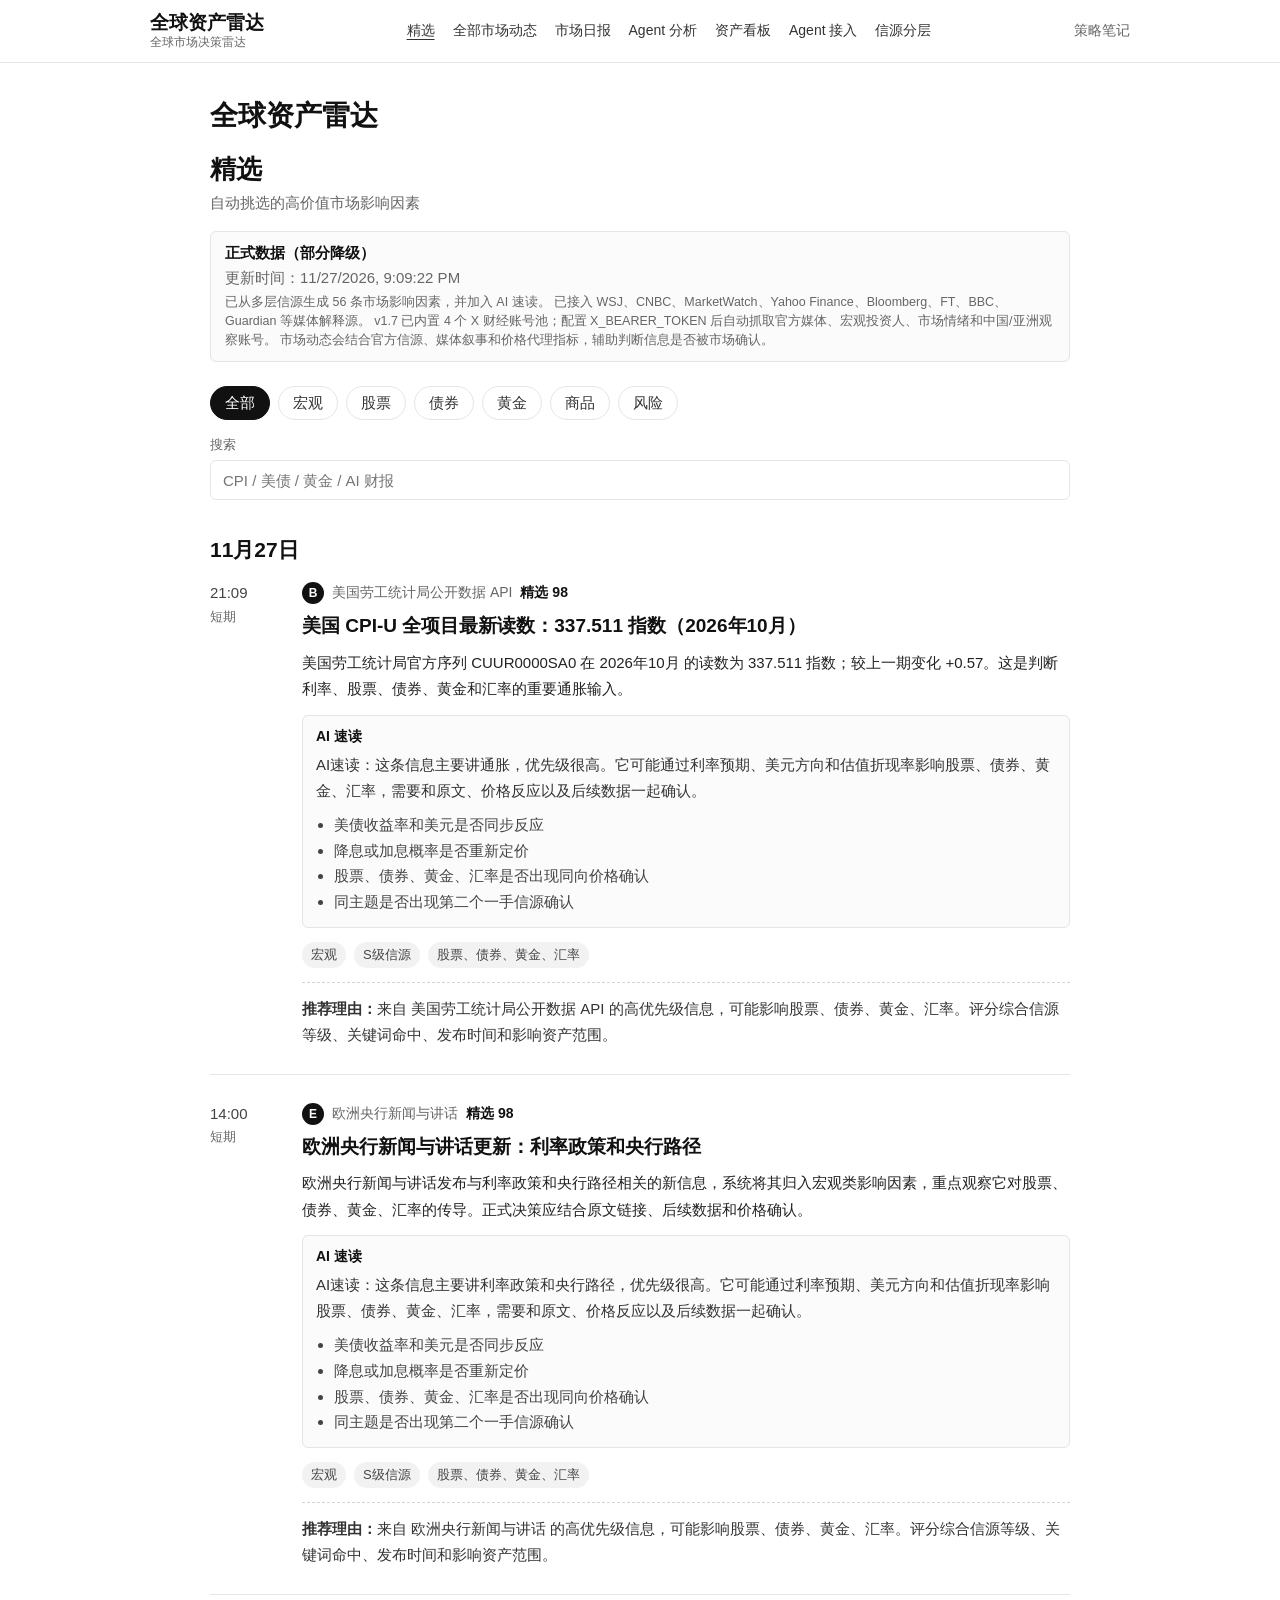
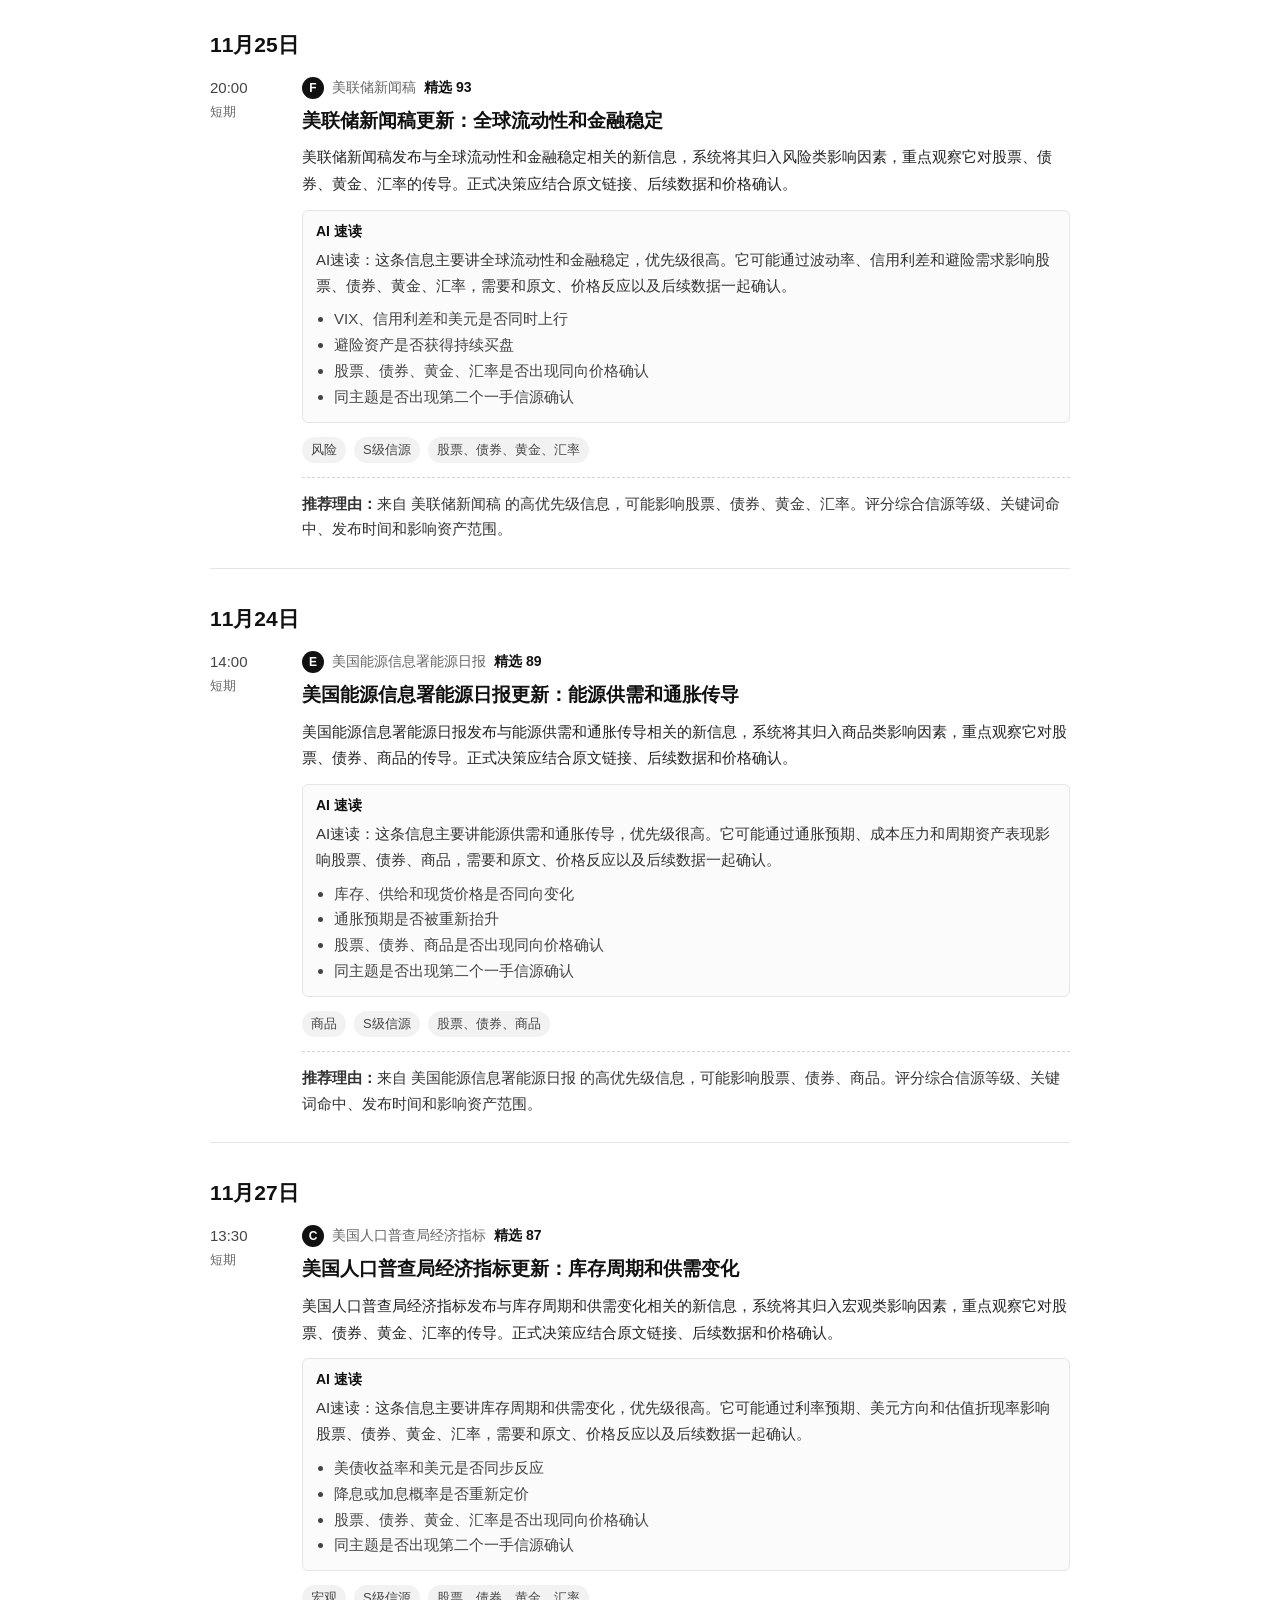
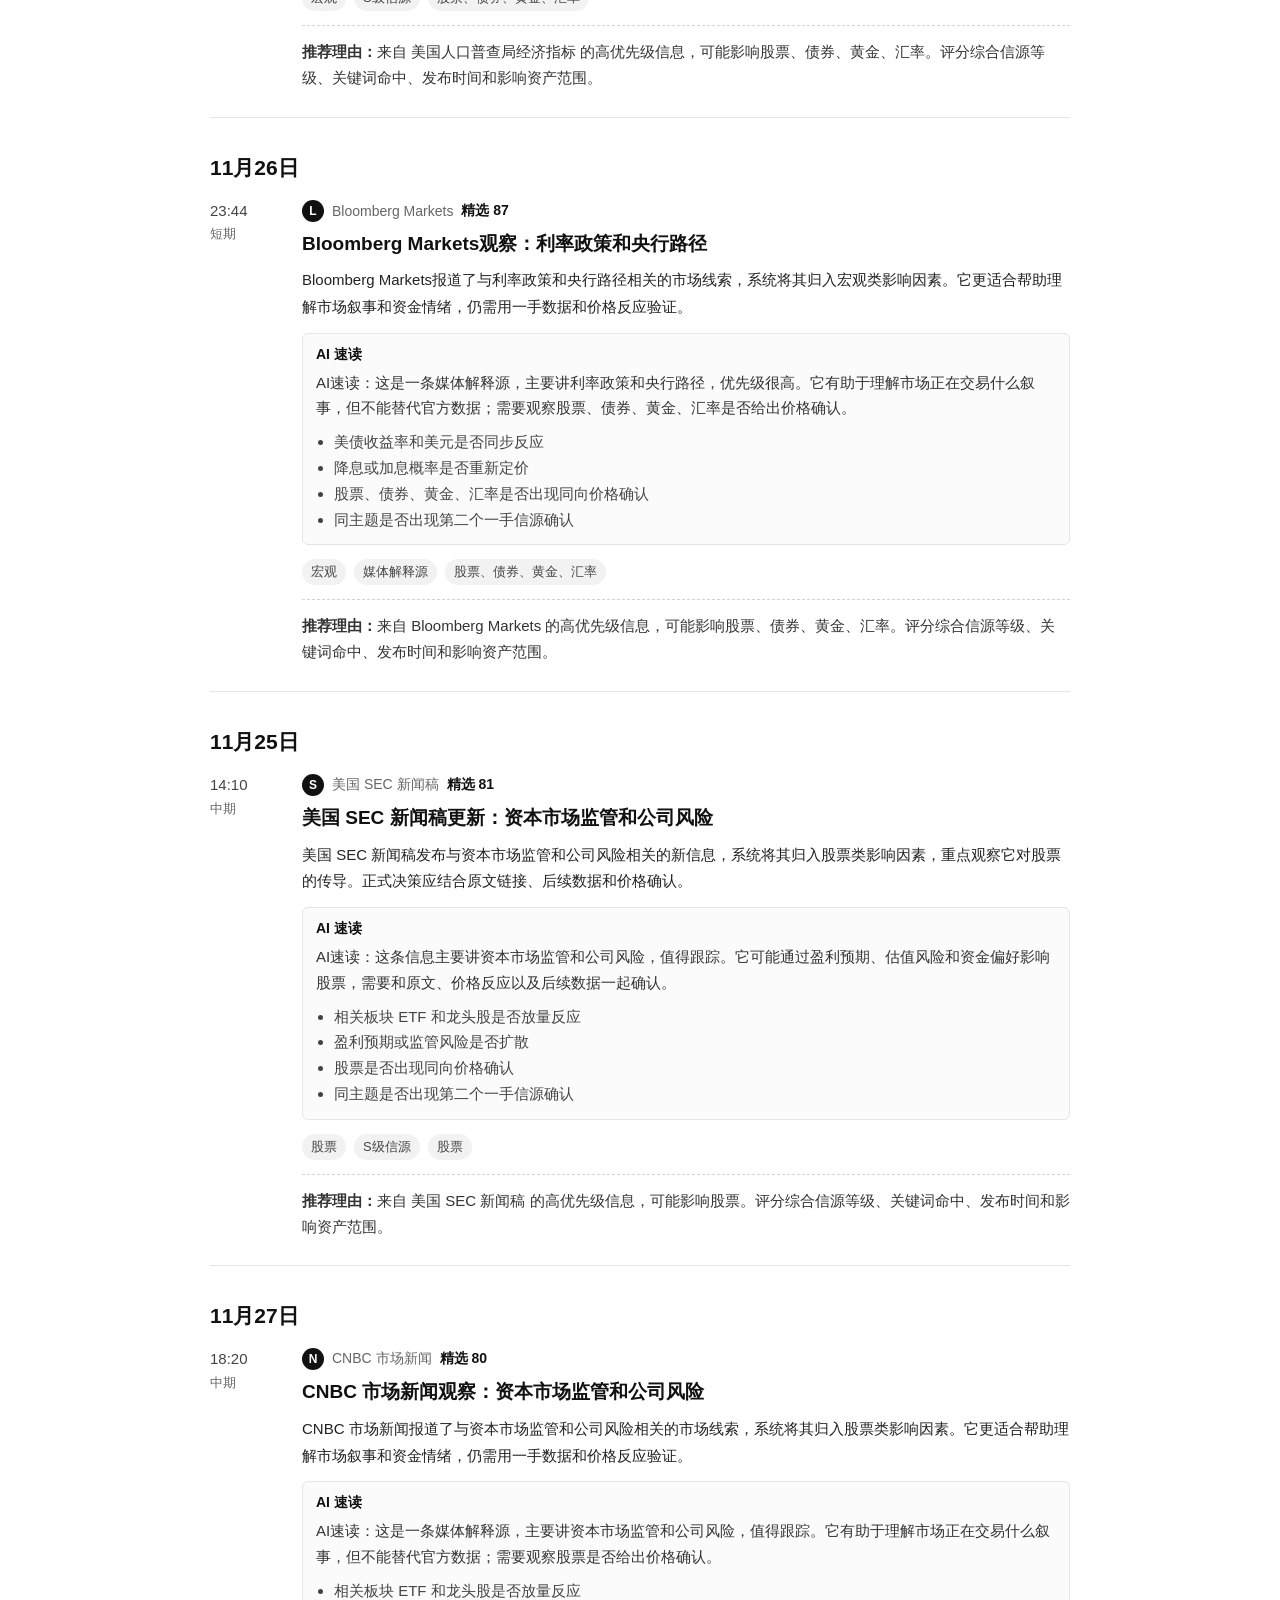
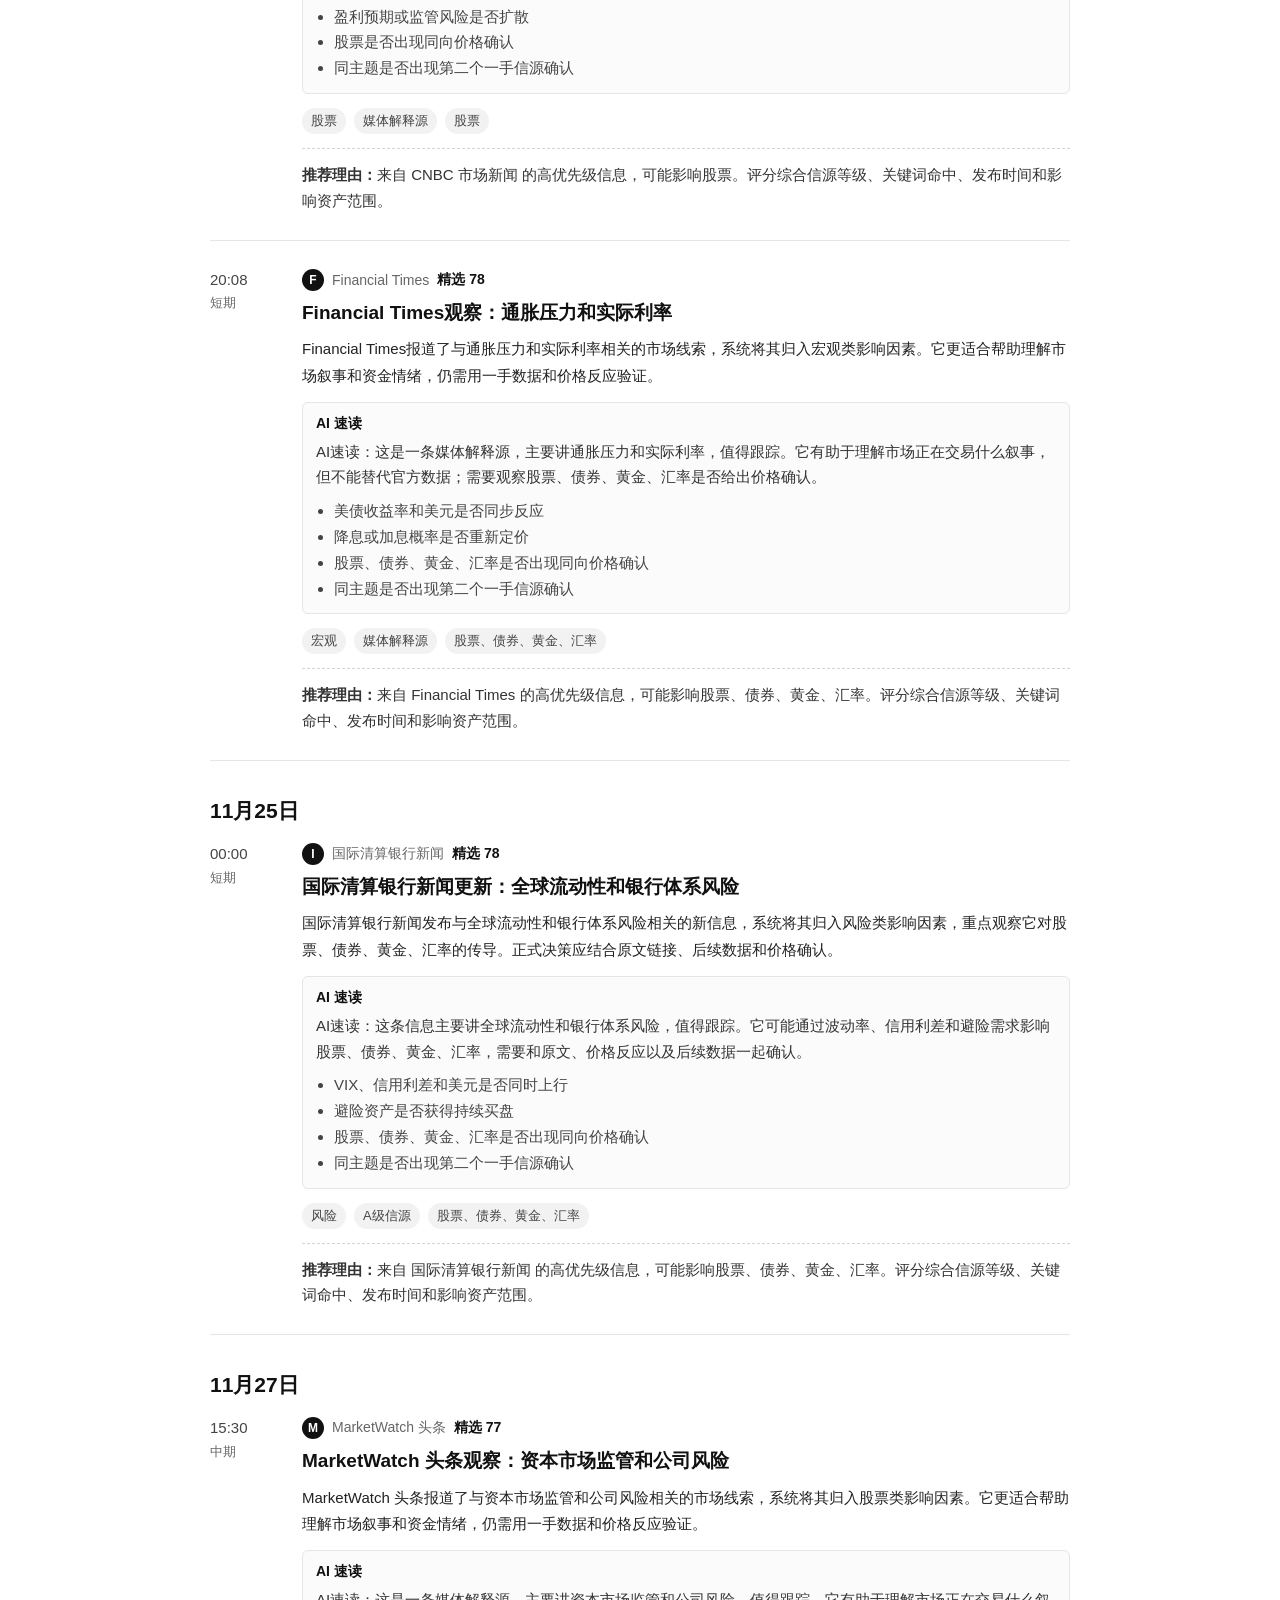
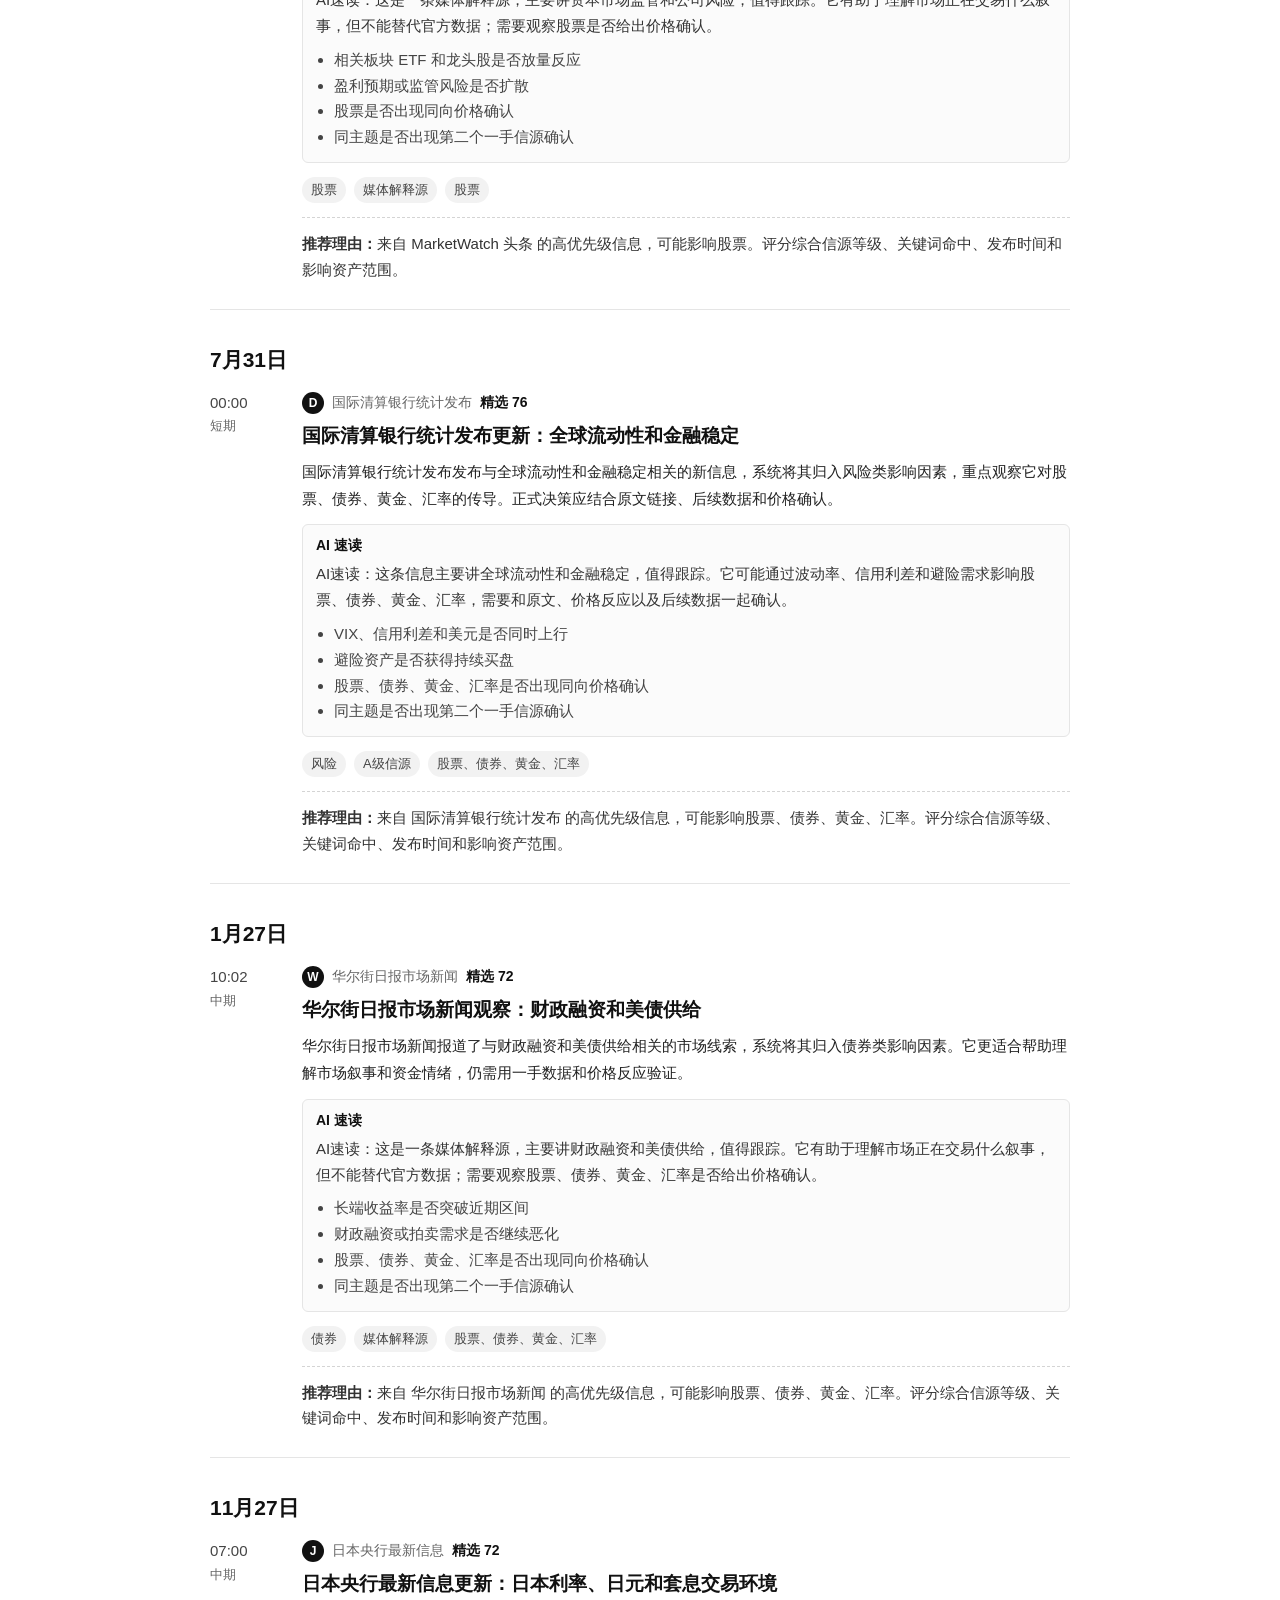
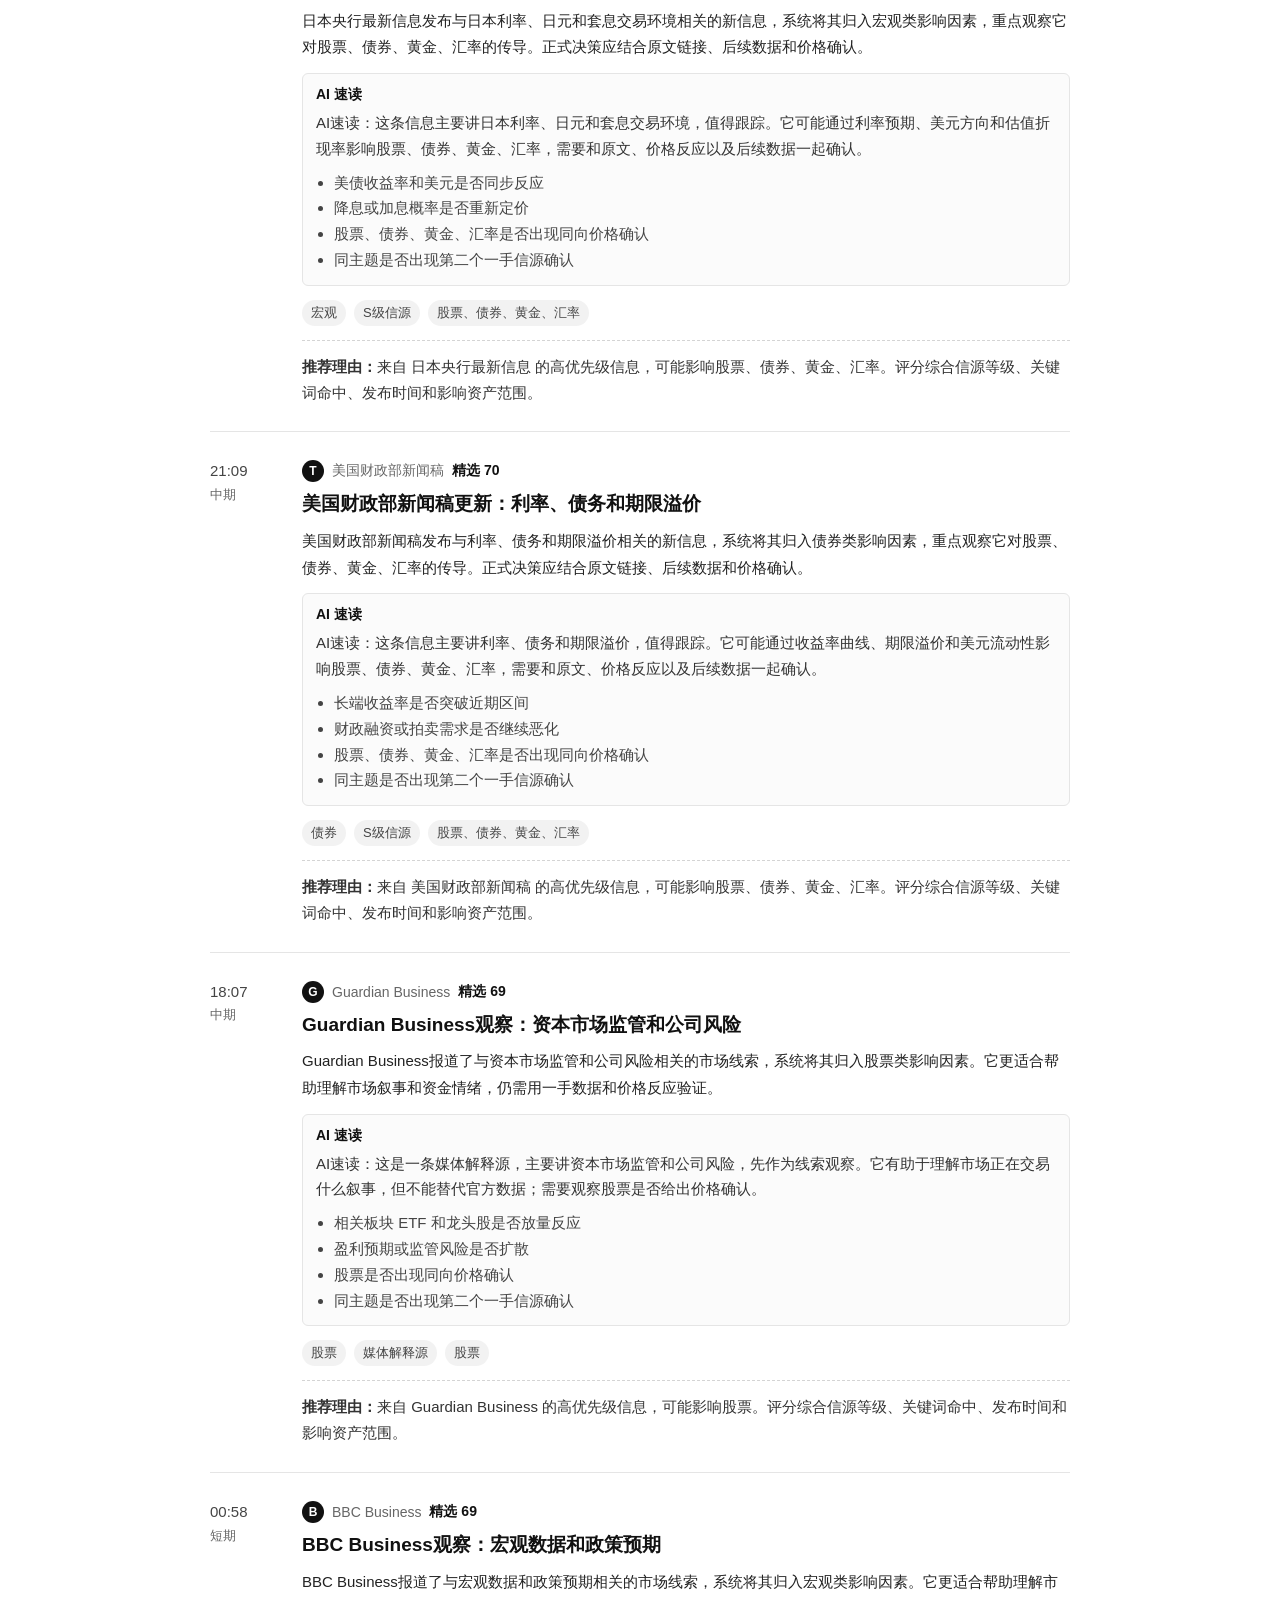
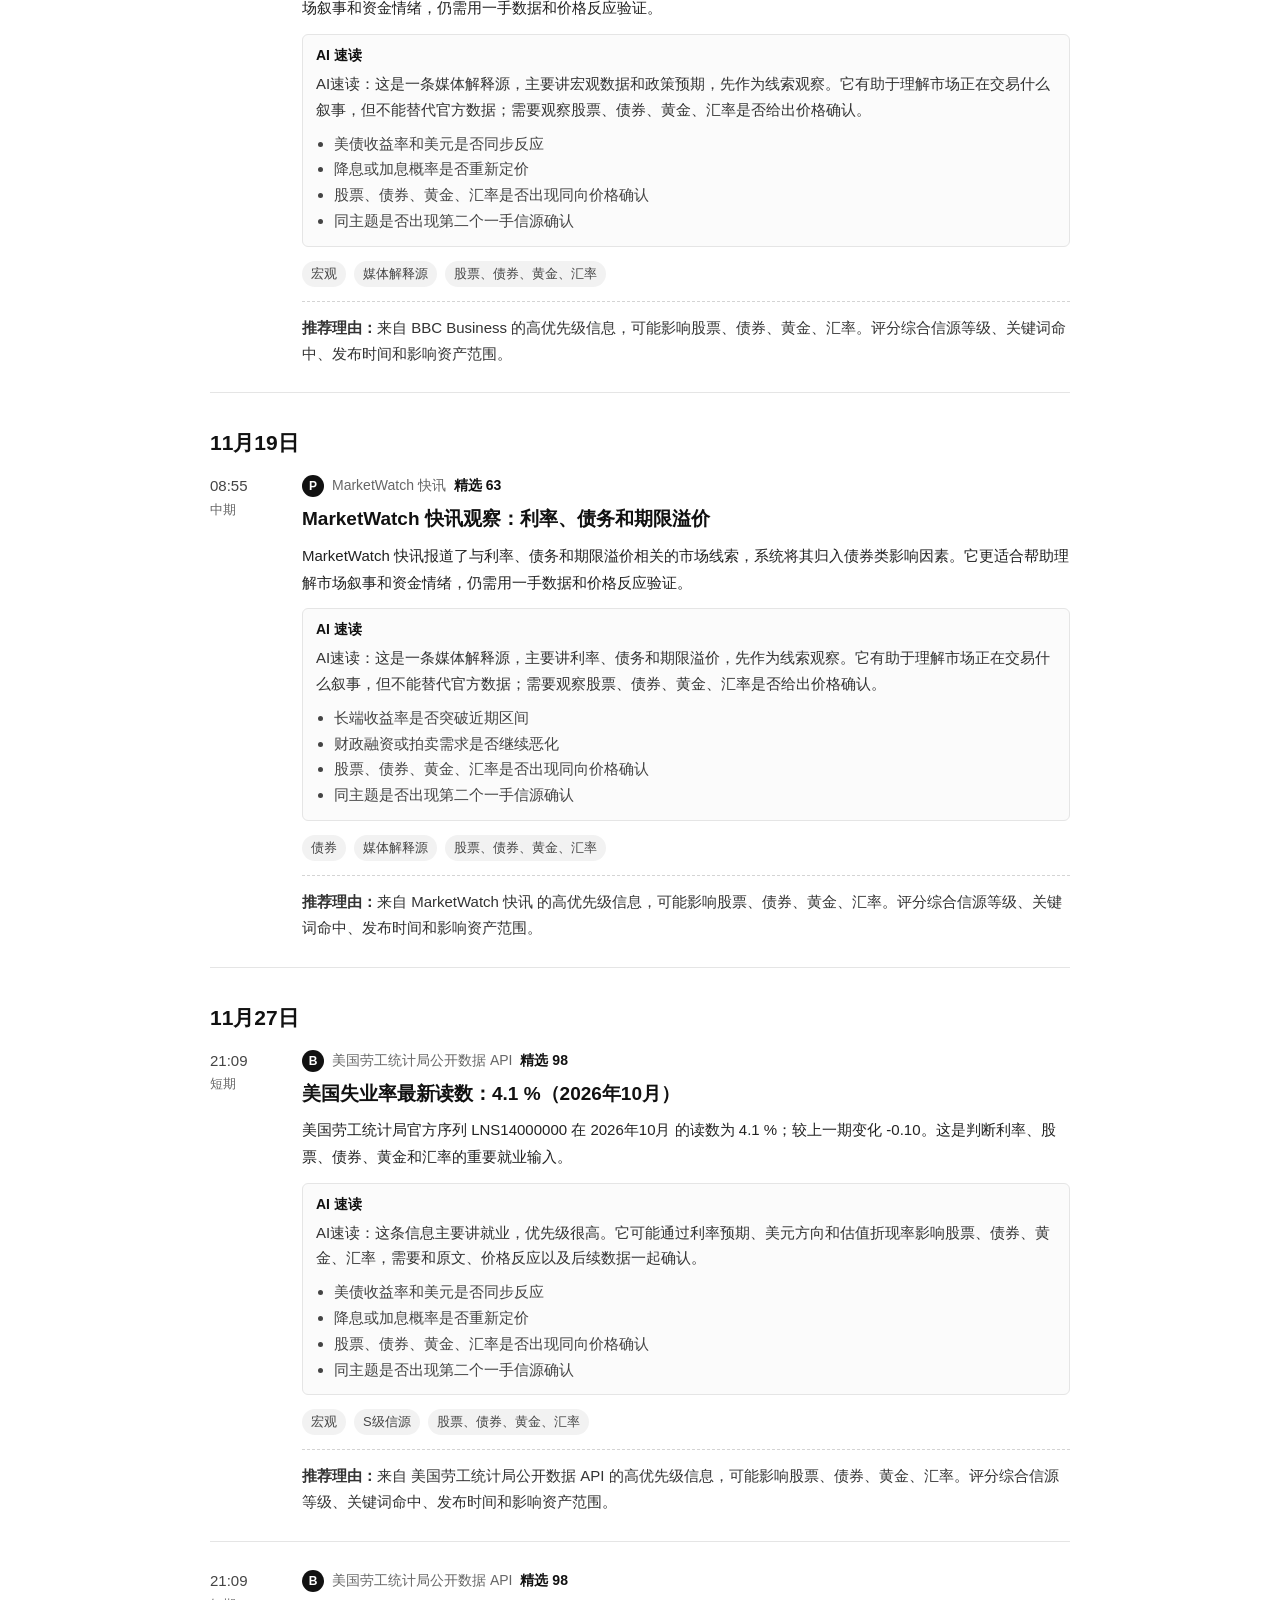
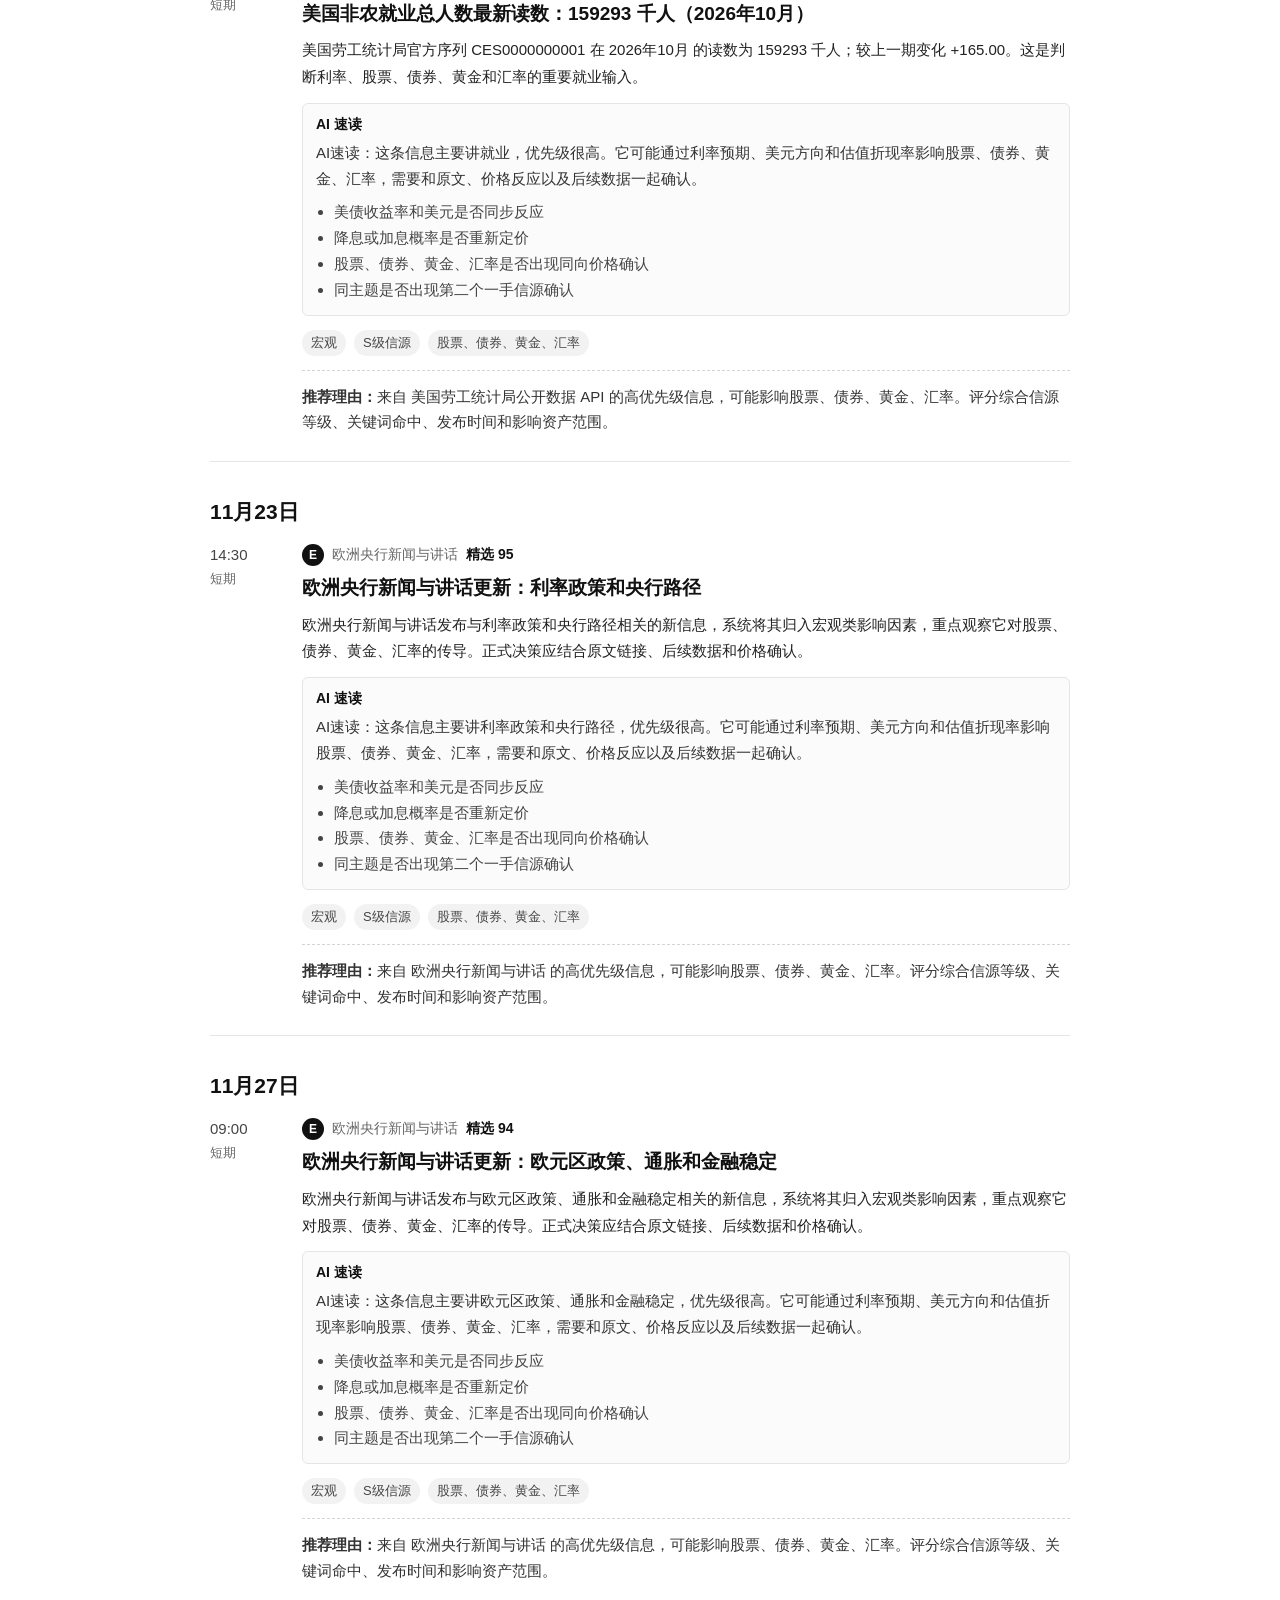
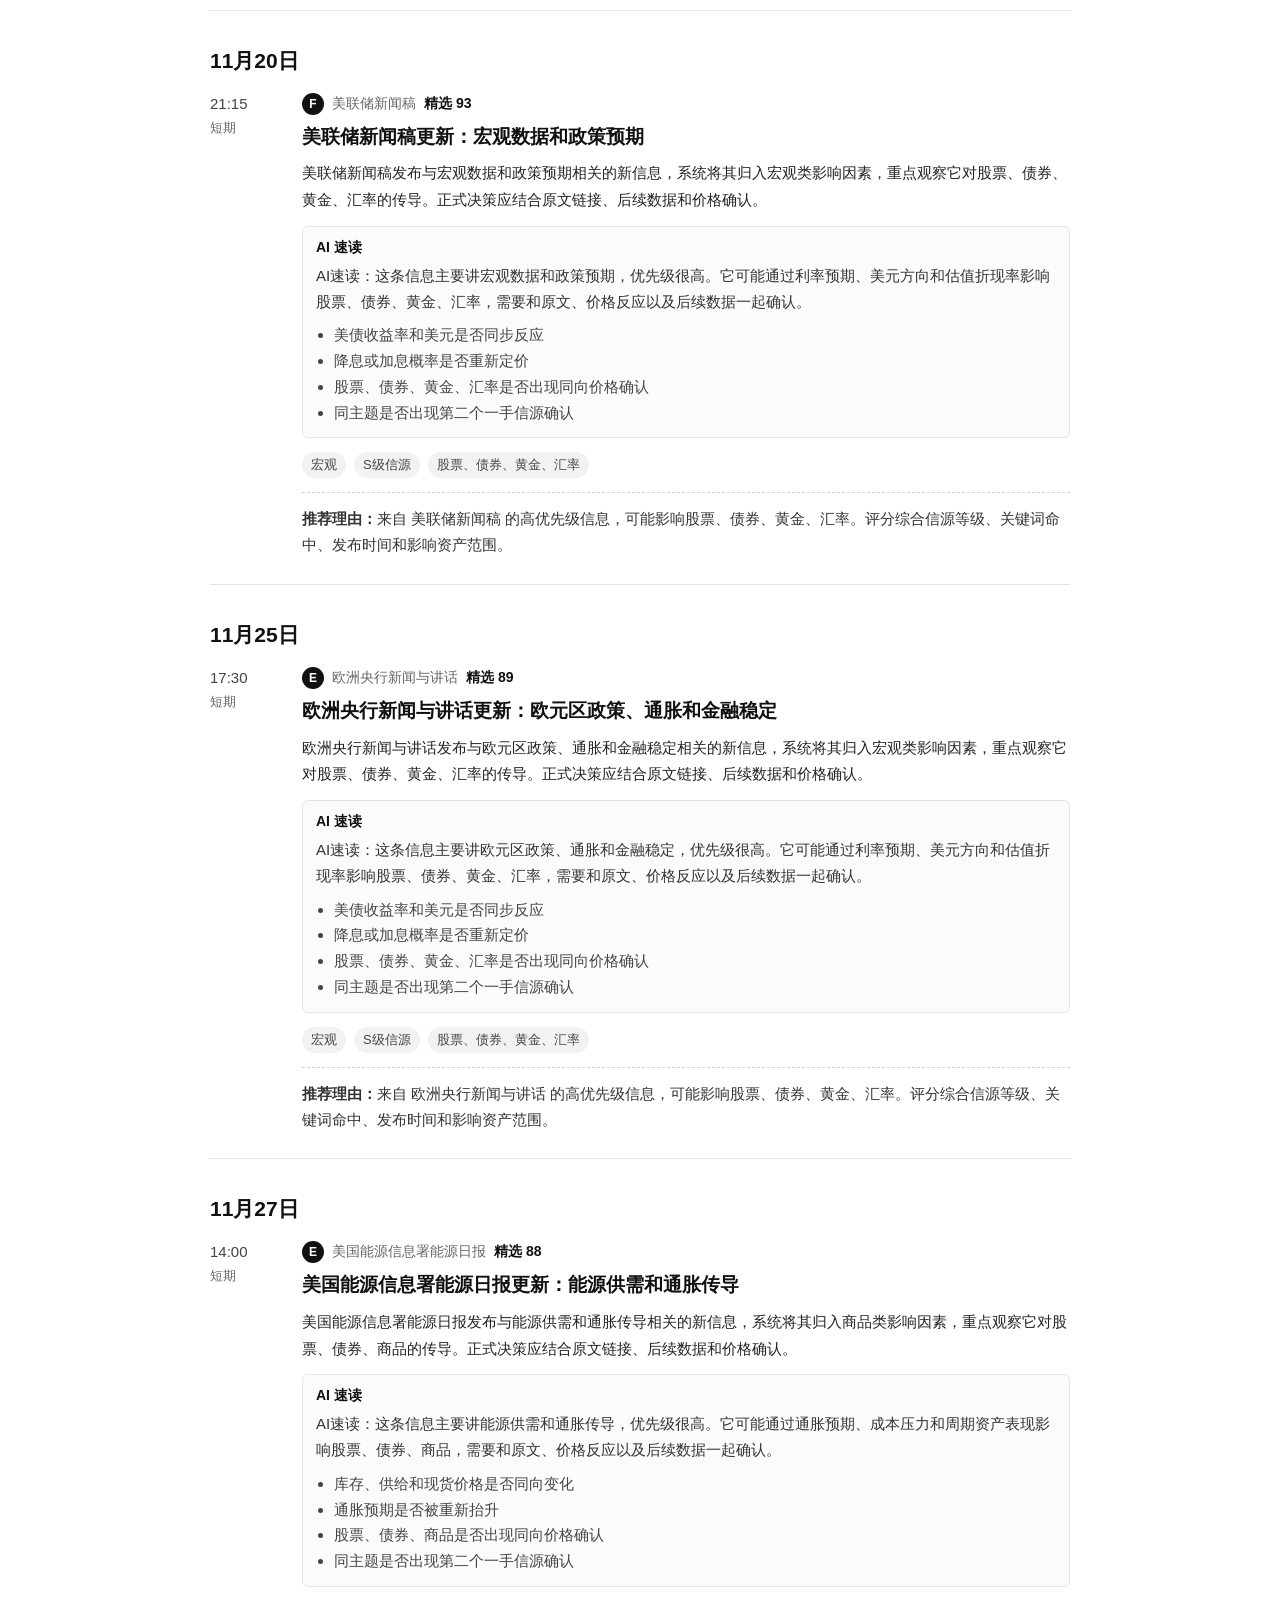
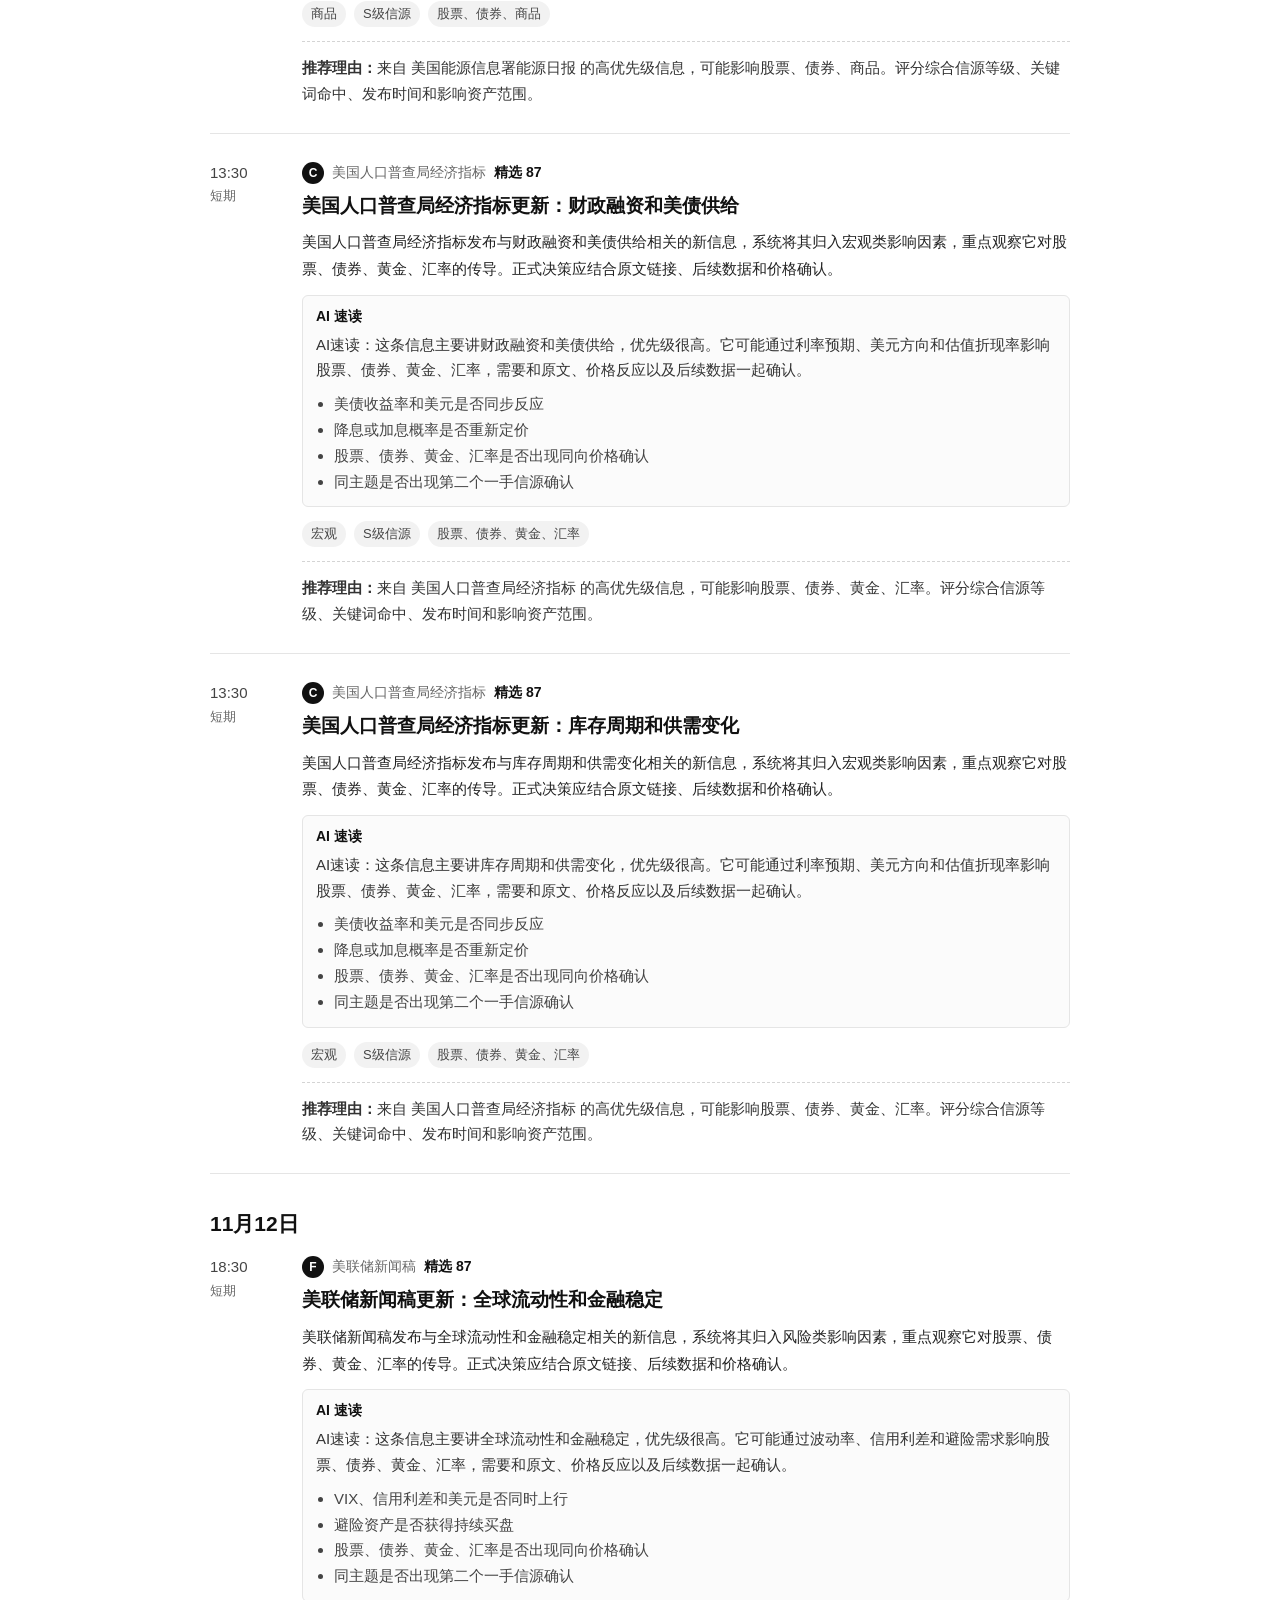
<file: index.html>
<!doctype html>
<html lang="zh-CN">
  <head>
    <meta charset="UTF-8" />
    <meta name="viewport" content="width=device-width, initial-scale=1.0" />
    <meta name="description" content="全球资产雷达精选：自动筛选股票、基金、黄金、债券、商品和汇率的重要影响因素。" />
    <title>全球资产雷达</title>
    <link rel="stylesheet" href="styles.css" />
  </head>
  <body data-page="home">
    <header class="site-header">
      <div class="site-header-inner">
        <a class="brand" href="index.html">
          <span class="brand-title">全球资产雷达</span>
          <span class="brand-subtitle">全球市场决策雷达</span>
        </a>
        <nav class="site-nav" aria-label="主导航">
          <a data-nav="home" href="index.html">精选</a>
          <a data-nav="signals" href="signals.html">全部市场动态</a>
          <a data-nav="brief" href="brief.html">市场日报</a>
          <a data-nav="agent" href="agent.html">Agent 分析</a>
          <a data-nav="assets" href="assets.html">资产看板</a>
          <a data-nav="access" href="access.html">Agent 接入</a>
          <a data-nav="sources" href="sources.html">信源分层</a>
        </nav>
        <a class="login-link" href="agent.html">策略笔记</a>
      </div>
    </header>

    <main class="page">
      <section class="page-title">
        <a class="site-name" href="index.html">全球资产雷达</a>
        <h1>精选</h1>
        <p>自动挑选的高价值市场影响因素</p>
      </section>

      <section class="filter-bar" aria-label="分类和搜索">
        <div class="tabs" id="categoryTabs">
          <button class="active" data-category="all" type="button">全部</button>
          <button data-category="macro" type="button">宏观</button>
          <button data-category="equity" type="button">股票</button>
          <button data-category="bond" type="button">债券</button>
          <button data-category="gold" type="button">黄金</button>
          <button data-category="commodity" type="button">商品</button>
          <button data-category="risk" type="button">风险</button>
        </div>
        <label class="search-line">
          <span>搜索</span>
          <input id="searchInput" type="search" placeholder="CPI / 美债 / 黄金 / AI 财报" />
        </label>
      </section>

      <section class="feed" id="featuredList" aria-label="精选市场影响因素"></section>
    </main>

    <footer class="site-footer">研究辅助原型，不构成个性化投资建议。正式版本需要接入实时数据、回测、风险控制和人工复核。</footer>
    <script src="app.js"></script>
  </body>
</html>
</file>
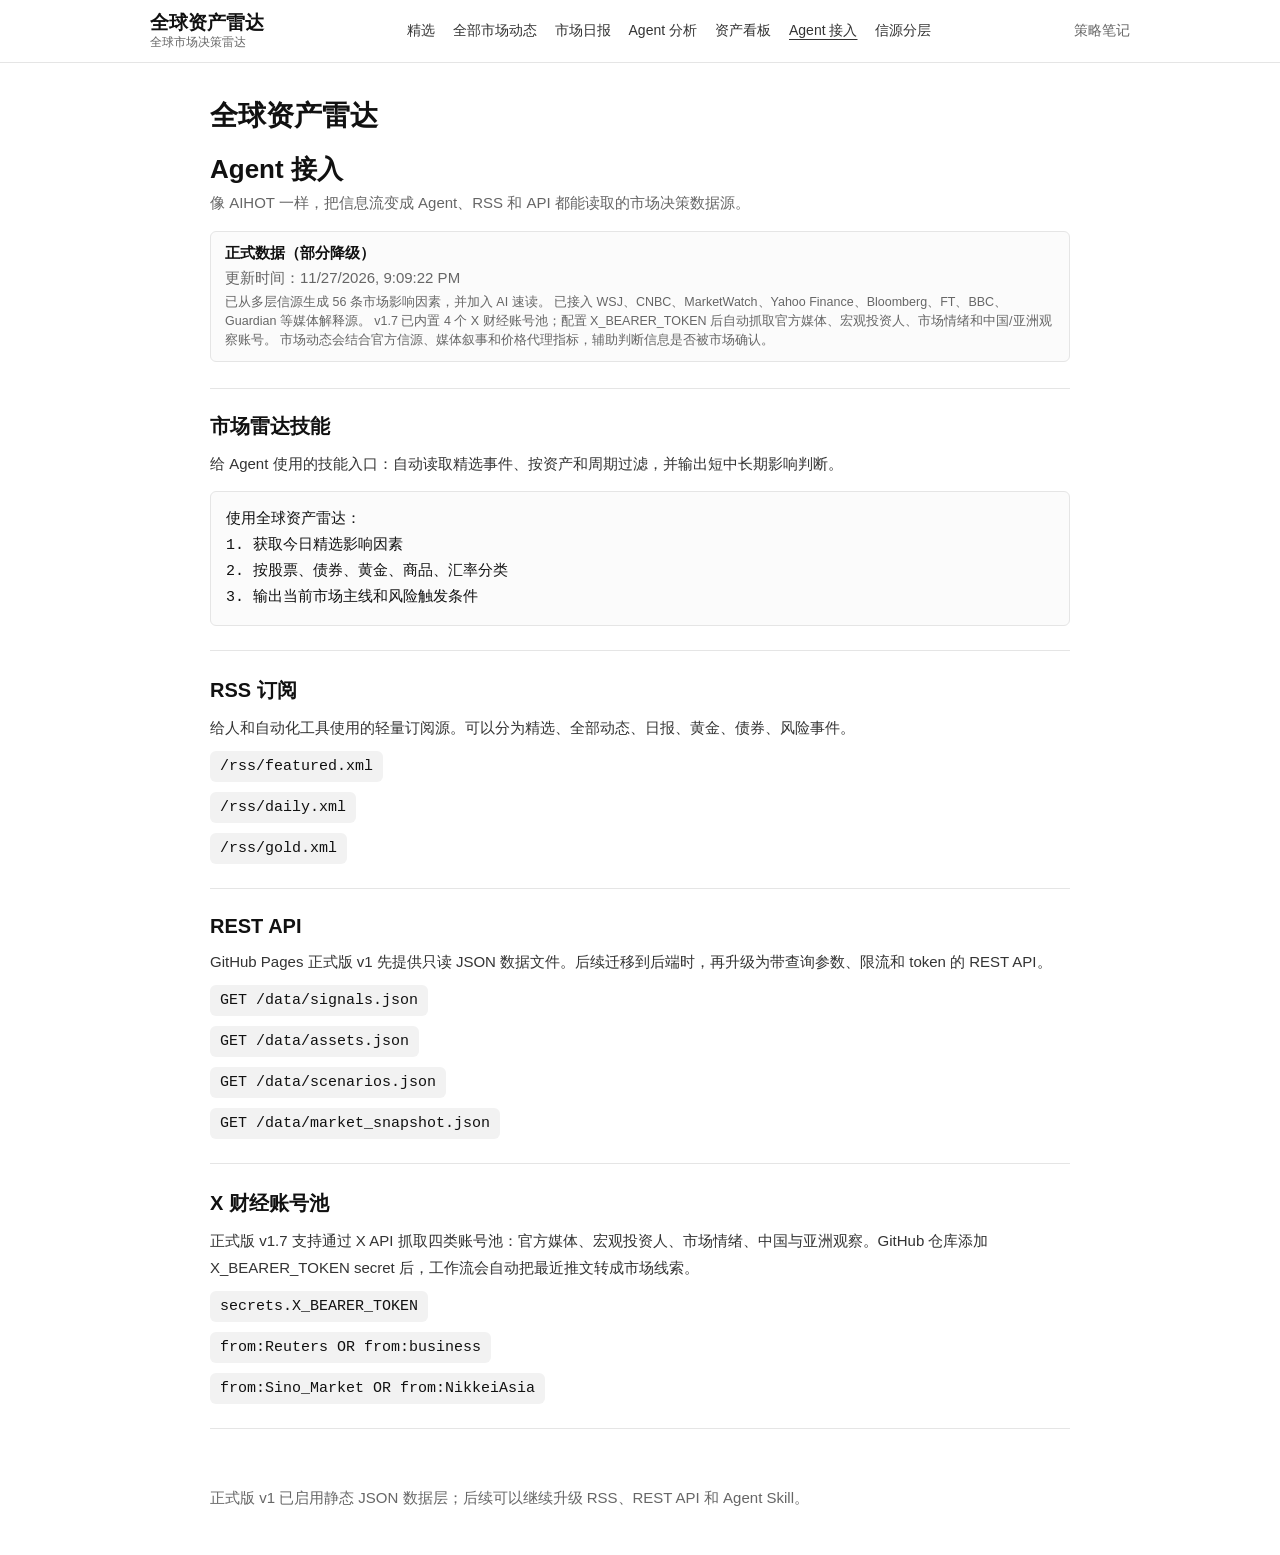
<file: access.html>
<!doctype html>
<html lang="zh-CN">
  <head>
    <meta charset="UTF-8" />
    <meta name="viewport" content="width=device-width, initial-scale=1.0" />
    <title>Agent 接入 | 全球资产雷达</title>
    <link rel="stylesheet" href="styles.css" />
  </head>
  <body data-page="access">
    <header class="site-header">
      <div class="site-header-inner">
        <a class="brand" href="index.html"><span class="brand-title">全球资产雷达</span><span class="brand-subtitle">全球市场决策雷达</span></a>
        <nav class="site-nav" aria-label="主导航">
          <a data-nav="home" href="index.html">精选</a>
          <a data-nav="signals" href="signals.html">全部市场动态</a>
          <a data-nav="brief" href="brief.html">市场日报</a>
          <a data-nav="agent" href="agent.html">Agent 分析</a>
          <a data-nav="assets" href="assets.html">资产看板</a>
          <a data-nav="access" href="access.html">Agent 接入</a>
          <a data-nav="sources" href="sources.html">信源分层</a>
        </nav>
        <a class="login-link" href="agent.html">策略笔记</a>
      </div>
    </header>

    <main class="page">
      <section class="page-title">
        <a class="site-name" href="index.html">全球资产雷达</a>
        <h1>Agent 接入</h1>
        <p>像 AIHOT 一样，把信息流变成 Agent、RSS 和 API 都能读取的市场决策数据源。</p>
      </section>

      <section class="access-list">
        <article>
          <h2>市场雷达技能</h2>
          <p>给 Agent 使用的技能入口：自动读取精选事件、按资产和周期过滤，并输出短中长期影响判断。</p>
          <pre>使用全球资产雷达：
1. 获取今日精选影响因素
2. 按股票、债券、黄金、商品、汇率分类
3. 输出当前市场主线和风险触发条件</pre>
        </article>
        <article>
          <h2>RSS 订阅</h2>
          <p>给人和自动化工具使用的轻量订阅源。可以分为精选、全部动态、日报、黄金、债券、风险事件。</p>
          <code>/rss/featured.xml</code>
          <code>/rss/daily.xml</code>
          <code>/rss/gold.xml</code>
        </article>
        <article>
          <h2>REST API</h2>
          <p>GitHub Pages 正式版 v1 先提供只读 JSON 数据文件。后续迁移到后端时，再升级为带查询参数、限流和 token 的 REST API。</p>
          <code>GET /data/signals.json</code>
          <code>GET /data/assets.json</code>
          <code>GET /data/scenarios.json</code>
          <code>GET /data/market_snapshot.json</code>
        </article>
        <article>
          <h2>X 财经账号池</h2>
          <p>正式版 v1.7 支持通过 X API 抓取四类账号池：官方媒体、宏观投资人、市场情绪、中国与亚洲观察。GitHub 仓库添加 X_BEARER_TOKEN secret 后，工作流会自动把最近推文转成市场线索。</p>
          <code>secrets.X_BEARER_TOKEN</code>
          <code>from:Reuters OR from:business</code>
          <code>from:Sino_Market OR from:NikkeiAsia</code>
        </article>
      </section>
    </main>

    <footer class="site-footer">正式版 v1 已启用静态 JSON 数据层；后续可以继续升级 RSS、REST API 和 Agent Skill。</footer>
    <script src="app.js"></script>
  </body>
</html>
</file>
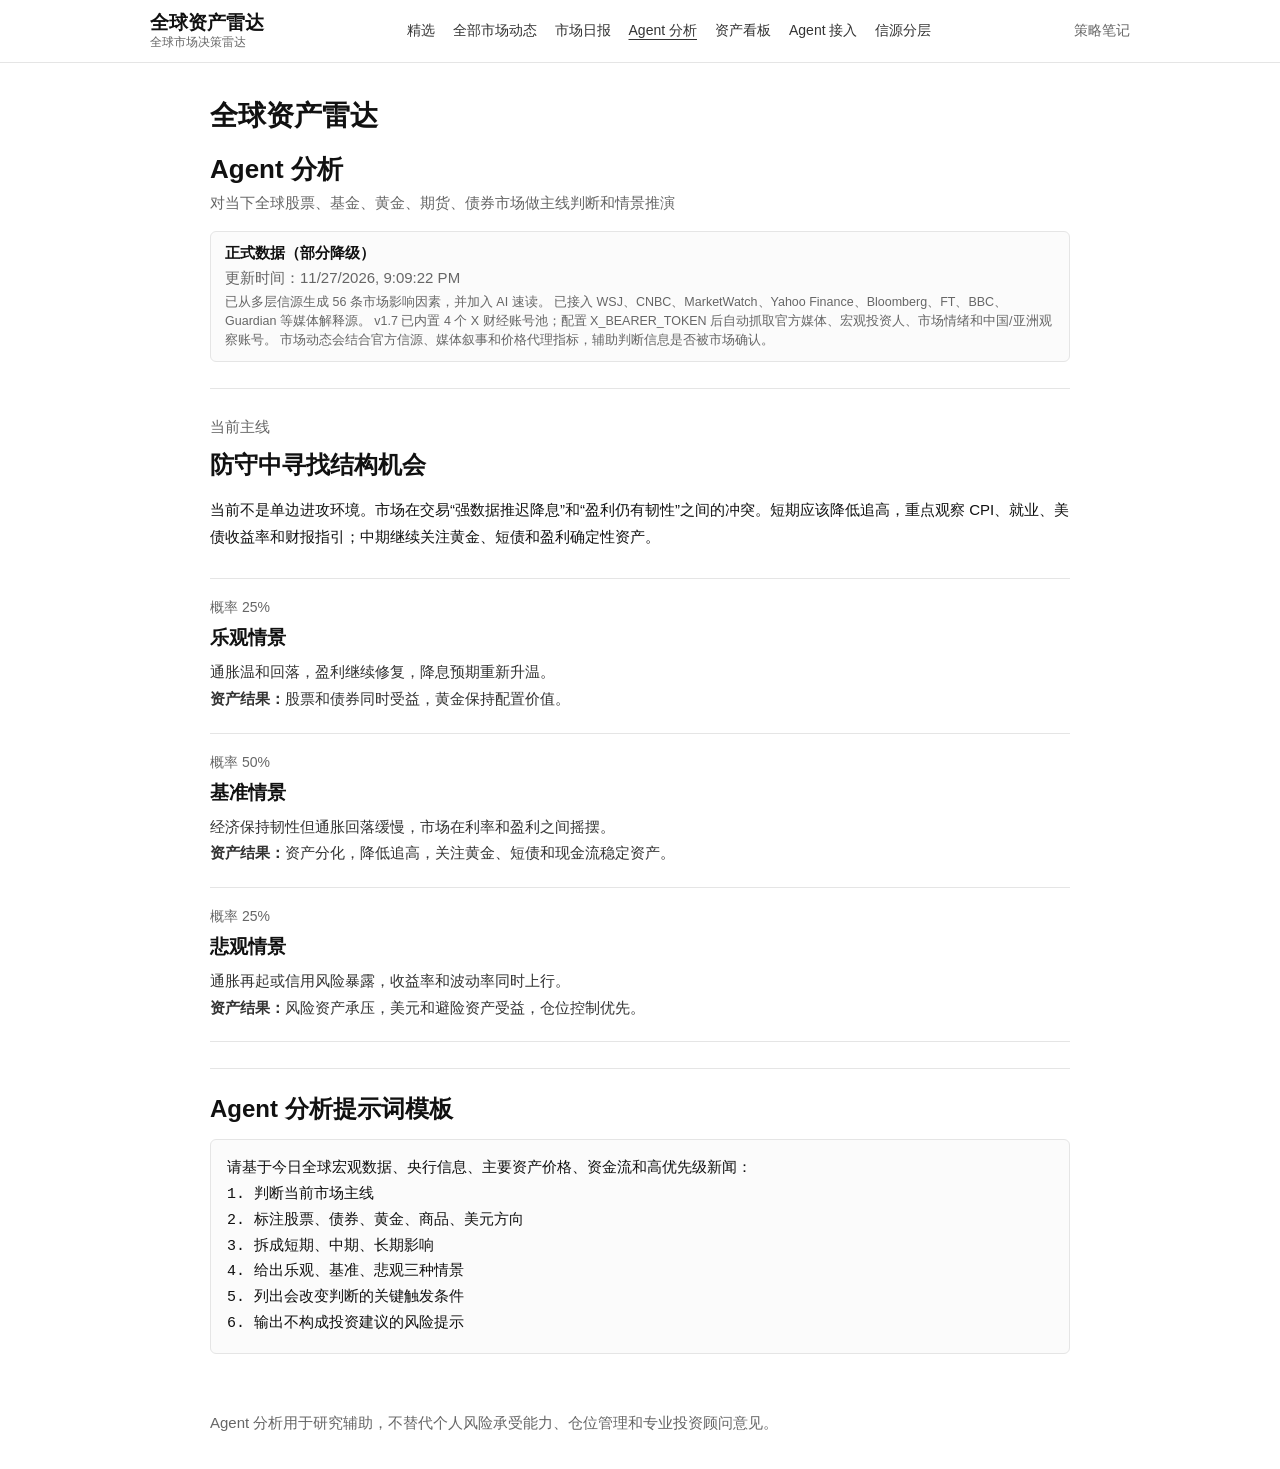
<file: agent.html>
<!doctype html>
<html lang="zh-CN">
  <head>
    <meta charset="UTF-8" />
    <meta name="viewport" content="width=device-width, initial-scale=1.0" />
    <title>Agent 分析 | 全球资产雷达</title>
    <link rel="stylesheet" href="styles.css" />
  </head>
  <body data-page="agent">
    <header class="site-header">
      <div class="site-header-inner">
        <a class="brand" href="index.html"><span class="brand-title">全球资产雷达</span><span class="brand-subtitle">全球市场决策雷达</span></a>
        <nav class="site-nav" aria-label="主导航">
          <a data-nav="home" href="index.html">精选</a>
          <a data-nav="signals" href="signals.html">全部市场动态</a>
          <a data-nav="brief" href="brief.html">市场日报</a>
          <a data-nav="agent" href="agent.html">Agent 分析</a>
          <a data-nav="assets" href="assets.html">资产看板</a>
          <a data-nav="access" href="access.html">Agent 接入</a>
          <a data-nav="sources" href="sources.html">信源分层</a>
        </nav>
        <a class="login-link" href="agent.html">策略笔记</a>
      </div>
    </header>

    <main class="page">
      <section class="page-title">
        <a class="site-name" href="index.html">全球资产雷达</a>
        <h1>Agent 分析</h1>
        <p>对当下全球股票、基金、黄金、期货、债券市场做主线判断和情景推演</p>
      </section>

      <section class="agent-panel">
        <p class="label">当前主线</p>
        <h2>防守中寻找结构机会</h2>
        <p>当前不是单边进攻环境。市场在交易“强数据推迟降息”和“盈利仍有韧性”之间的冲突。短期应该降低追高，重点观察 CPI、就业、美债收益率和财报指引；中期继续关注黄金、短债和盈利确定性资产。</p>
      </section>

      <section class="scenario-list" id="scenarioGrid"></section>

      <section class="prompt-section">
        <h2>Agent 分析提示词模板</h2>
        <pre>请基于今日全球宏观数据、央行信息、主要资产价格、资金流和高优先级新闻：
1. 判断当前市场主线
2. 标注股票、债券、黄金、商品、美元方向
3. 拆成短期、中期、长期影响
4. 给出乐观、基准、悲观三种情景
5. 列出会改变判断的关键触发条件
6. 输出不构成投资建议的风险提示</pre>
      </section>
    </main>

    <footer class="site-footer">Agent 分析用于研究辅助，不替代个人风险承受能力、仓位管理和专业投资顾问意见。</footer>
    <script src="app.js"></script>
  </body>
</html>
</file>
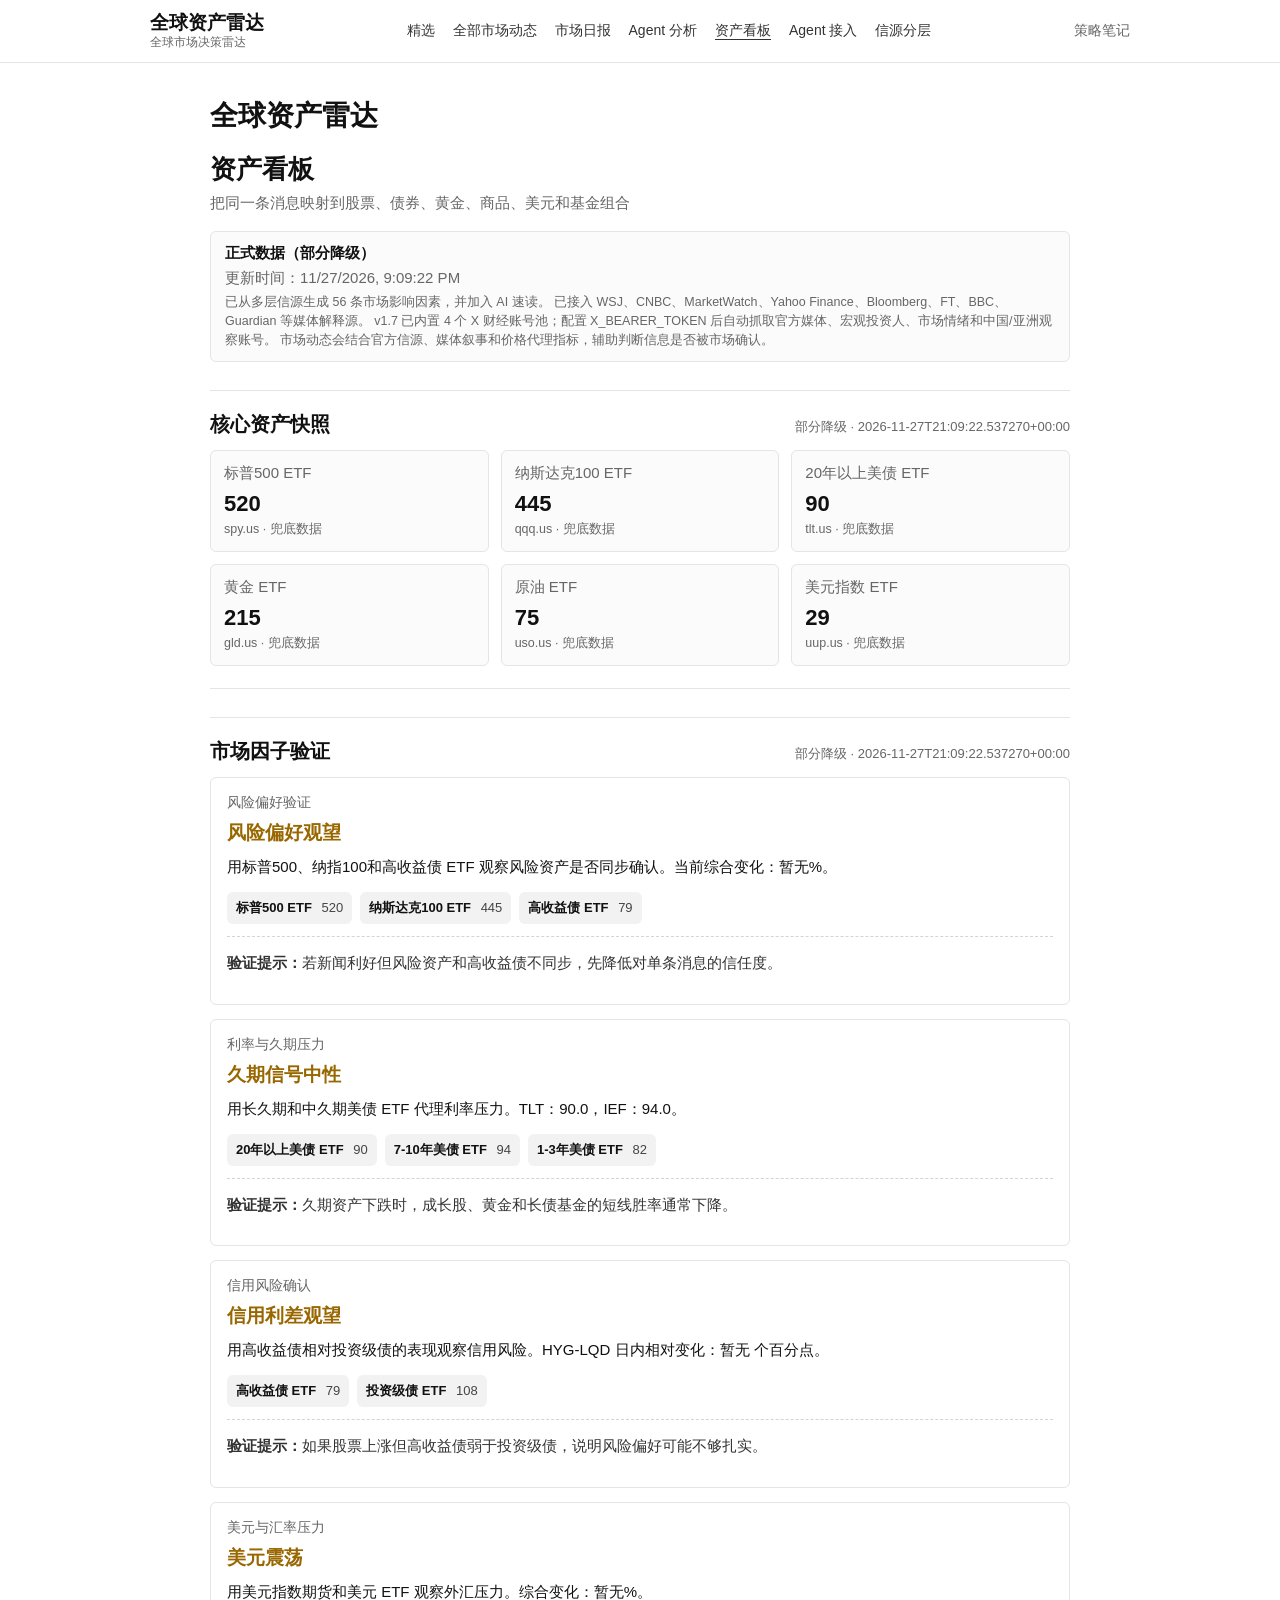
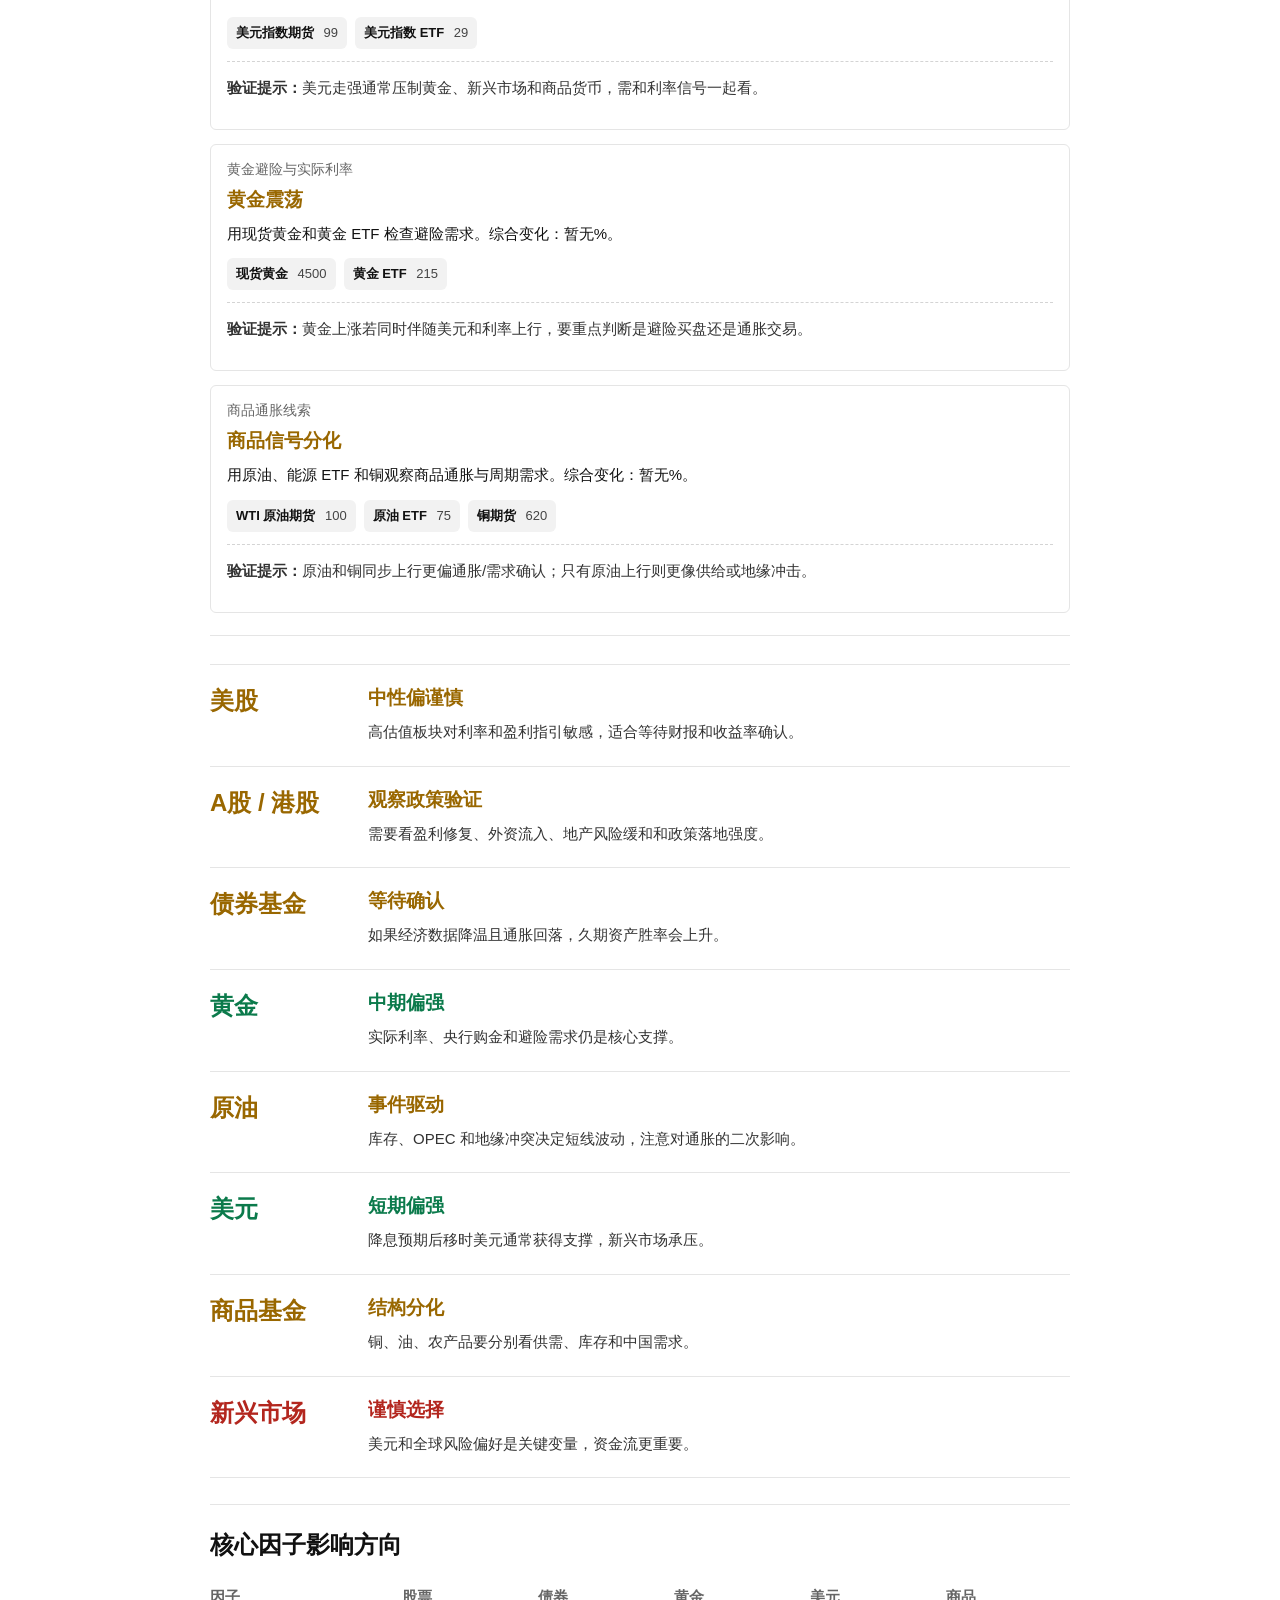
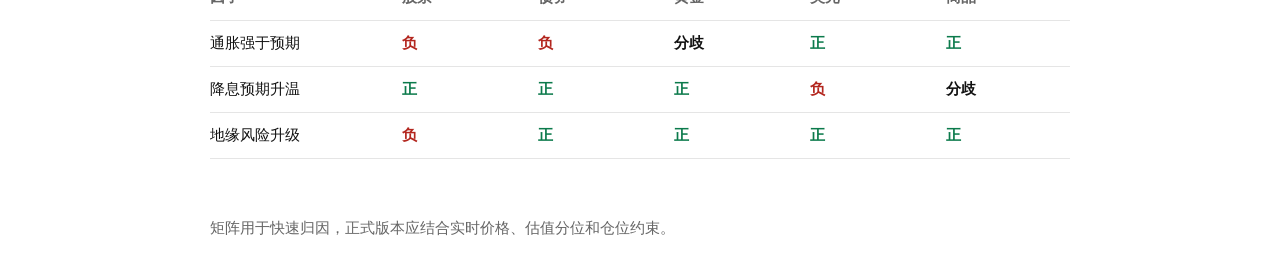
<file: assets.html>
<!doctype html>
<html lang="zh-CN">
  <head>
    <meta charset="UTF-8" />
    <meta name="viewport" content="width=device-width, initial-scale=1.0" />
    <title>资产看板 | 全球资产雷达</title>
    <link rel="stylesheet" href="styles.css" />
  </head>
  <body data-page="assets">
    <header class="site-header">
      <div class="site-header-inner">
        <a class="brand" href="index.html"><span class="brand-title">全球资产雷达</span><span class="brand-subtitle">全球市场决策雷达</span></a>
        <nav class="site-nav" aria-label="主导航">
          <a data-nav="home" href="index.html">精选</a>
          <a data-nav="signals" href="signals.html">全部市场动态</a>
          <a data-nav="brief" href="brief.html">市场日报</a>
          <a data-nav="agent" href="agent.html">Agent 分析</a>
          <a data-nav="assets" href="assets.html">资产看板</a>
          <a data-nav="access" href="access.html">Agent 接入</a>
          <a data-nav="sources" href="sources.html">信源分层</a>
        </nav>
        <a class="login-link" href="agent.html">策略笔记</a>
      </div>
    </header>

    <main class="page">
      <section class="page-title">
        <a class="site-name" href="index.html">全球资产雷达</a>
        <h1>资产看板</h1>
        <p>把同一条消息映射到股票、债券、黄金、商品、美元和基金组合</p>
      </section>

      <section class="market-snapshot" id="marketSnapshot"></section>

      <section class="factor-panel" id="marketFactors"></section>

      <section class="asset-list" id="assetGrid"></section>

      <section class="matrix">
        <h2>核心因子影响方向</h2>
        <div class="matrix-row head"><span>因子</span><span>股票</span><span>债券</span><span>黄金</span><span>美元</span><span>商品</span></div>
        <div class="matrix-row"><span>通胀强于预期</span><b class="negative">负</b><b class="negative">负</b><b>分歧</b><b class="positive">正</b><b class="positive">正</b></div>
        <div class="matrix-row"><span>降息预期升温</span><b class="positive">正</b><b class="positive">正</b><b class="positive">正</b><b class="negative">负</b><b>分歧</b></div>
        <div class="matrix-row"><span>地缘风险升级</span><b class="negative">负</b><b class="positive">正</b><b class="positive">正</b><b class="positive">正</b><b class="positive">正</b></div>
      </section>
    </main>

    <footer class="site-footer">矩阵用于快速归因，正式版本应结合实时价格、估值分位和仓位约束。</footer>
    <script src="app.js"></script>
  </body>
</html>
</file>
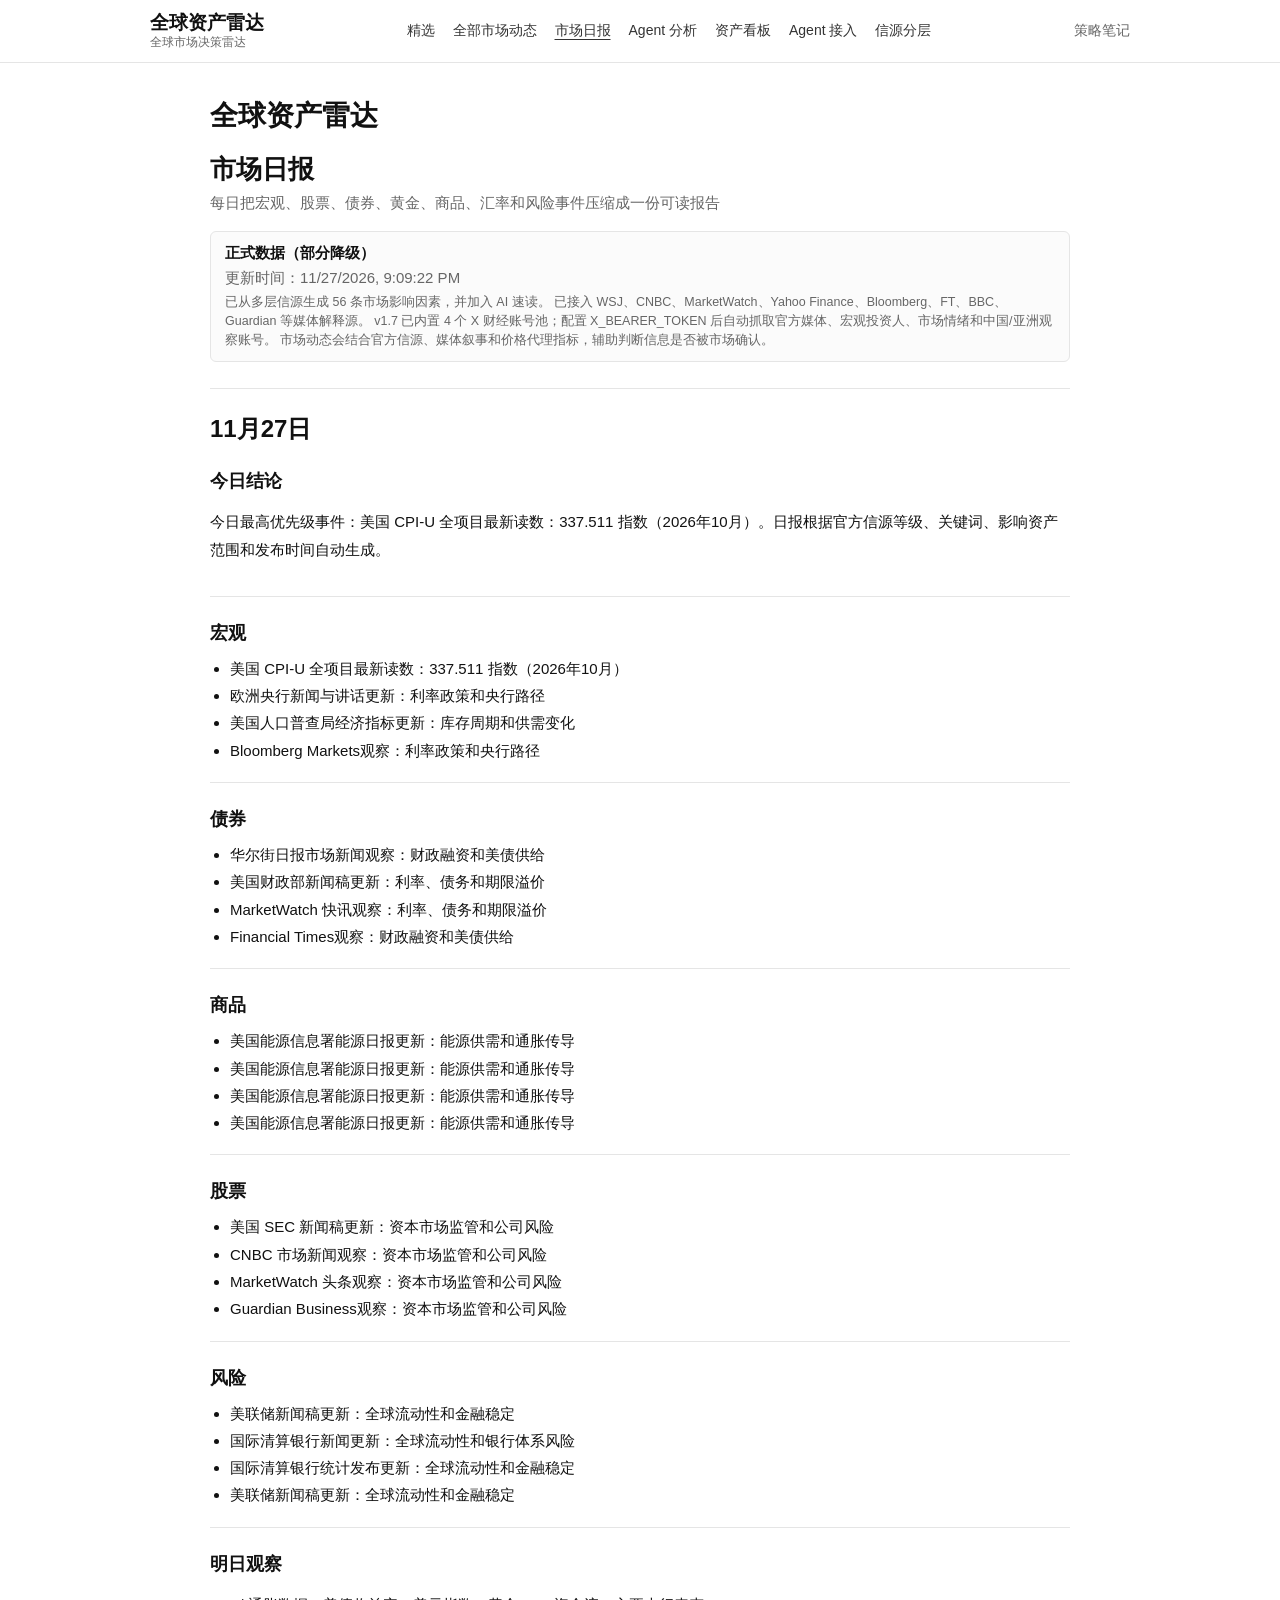
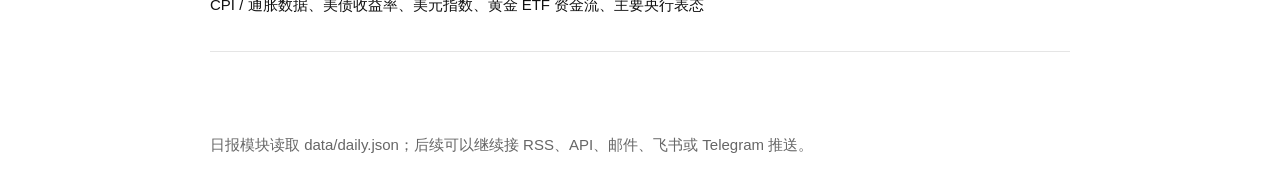
<file: brief.html>
<!doctype html>
<html lang="zh-CN">
  <head>
    <meta charset="UTF-8" />
    <meta name="viewport" content="width=device-width, initial-scale=1.0" />
    <title>市场日报 | 全球资产雷达</title>
    <link rel="stylesheet" href="styles.css" />
  </head>
  <body data-page="brief">
    <header class="site-header">
      <div class="site-header-inner">
        <a class="brand" href="index.html"><span class="brand-title">全球资产雷达</span><span class="brand-subtitle">全球市场决策雷达</span></a>
        <nav class="site-nav" aria-label="主导航">
          <a data-nav="home" href="index.html">精选</a>
          <a data-nav="signals" href="signals.html">全部市场动态</a>
          <a data-nav="brief" href="brief.html">市场日报</a>
          <a data-nav="agent" href="agent.html">Agent 分析</a>
          <a data-nav="assets" href="assets.html">资产看板</a>
          <a data-nav="access" href="access.html">Agent 接入</a>
          <a data-nav="sources" href="sources.html">信源分层</a>
        </nav>
        <a class="login-link" href="agent.html">策略笔记</a>
      </div>
    </header>

    <main class="page">
      <section class="page-title">
        <a class="site-name" href="index.html">全球资产雷达</a>
        <h1>市场日报</h1>
        <p>每日把宏观、股票、债券、黄金、商品、汇率和风险事件压缩成一份可读报告</p>
      </section>

      <article class="daily-report" id="dailyReport"></article>
    </main>

    <footer class="site-footer">日报模块读取 data/daily.json；后续可以继续接 RSS、API、邮件、飞书或 Telegram 推送。</footer>
    <script src="app.js"></script>
  </body>
</html>
</file>
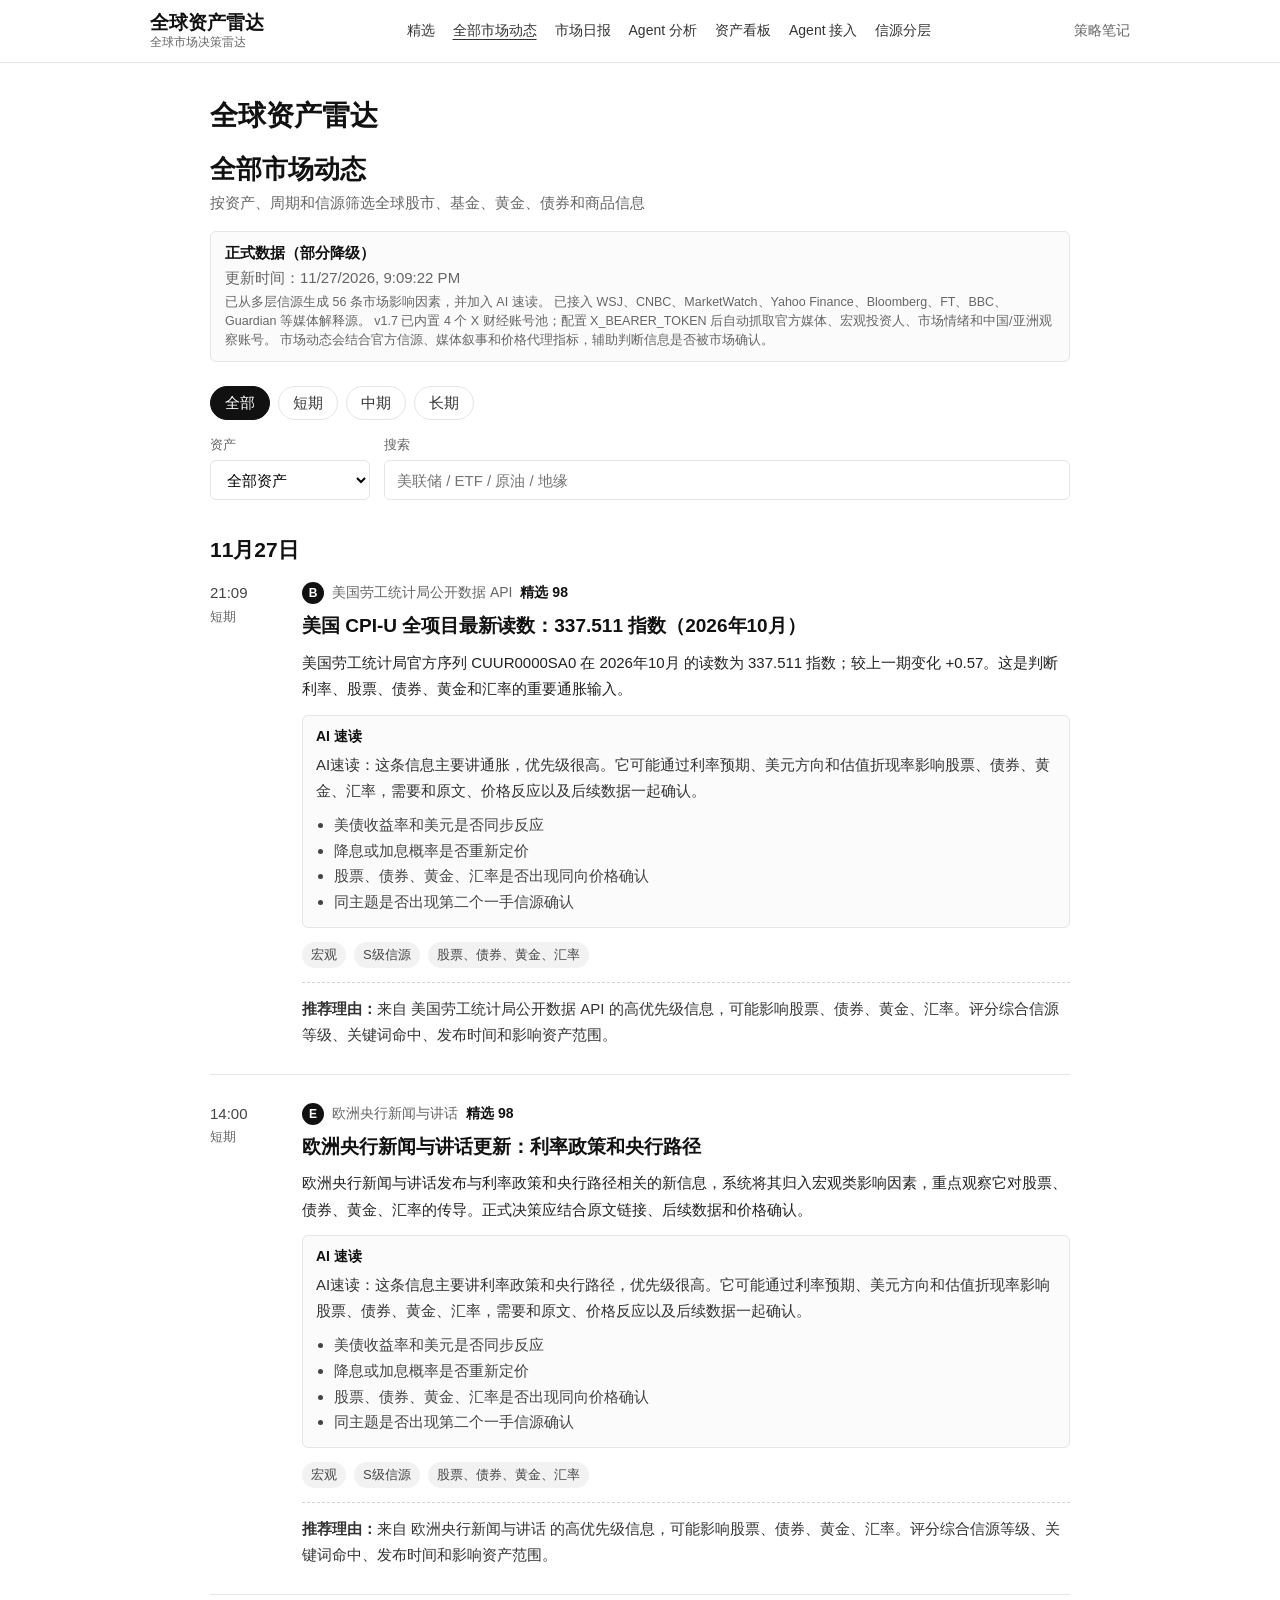
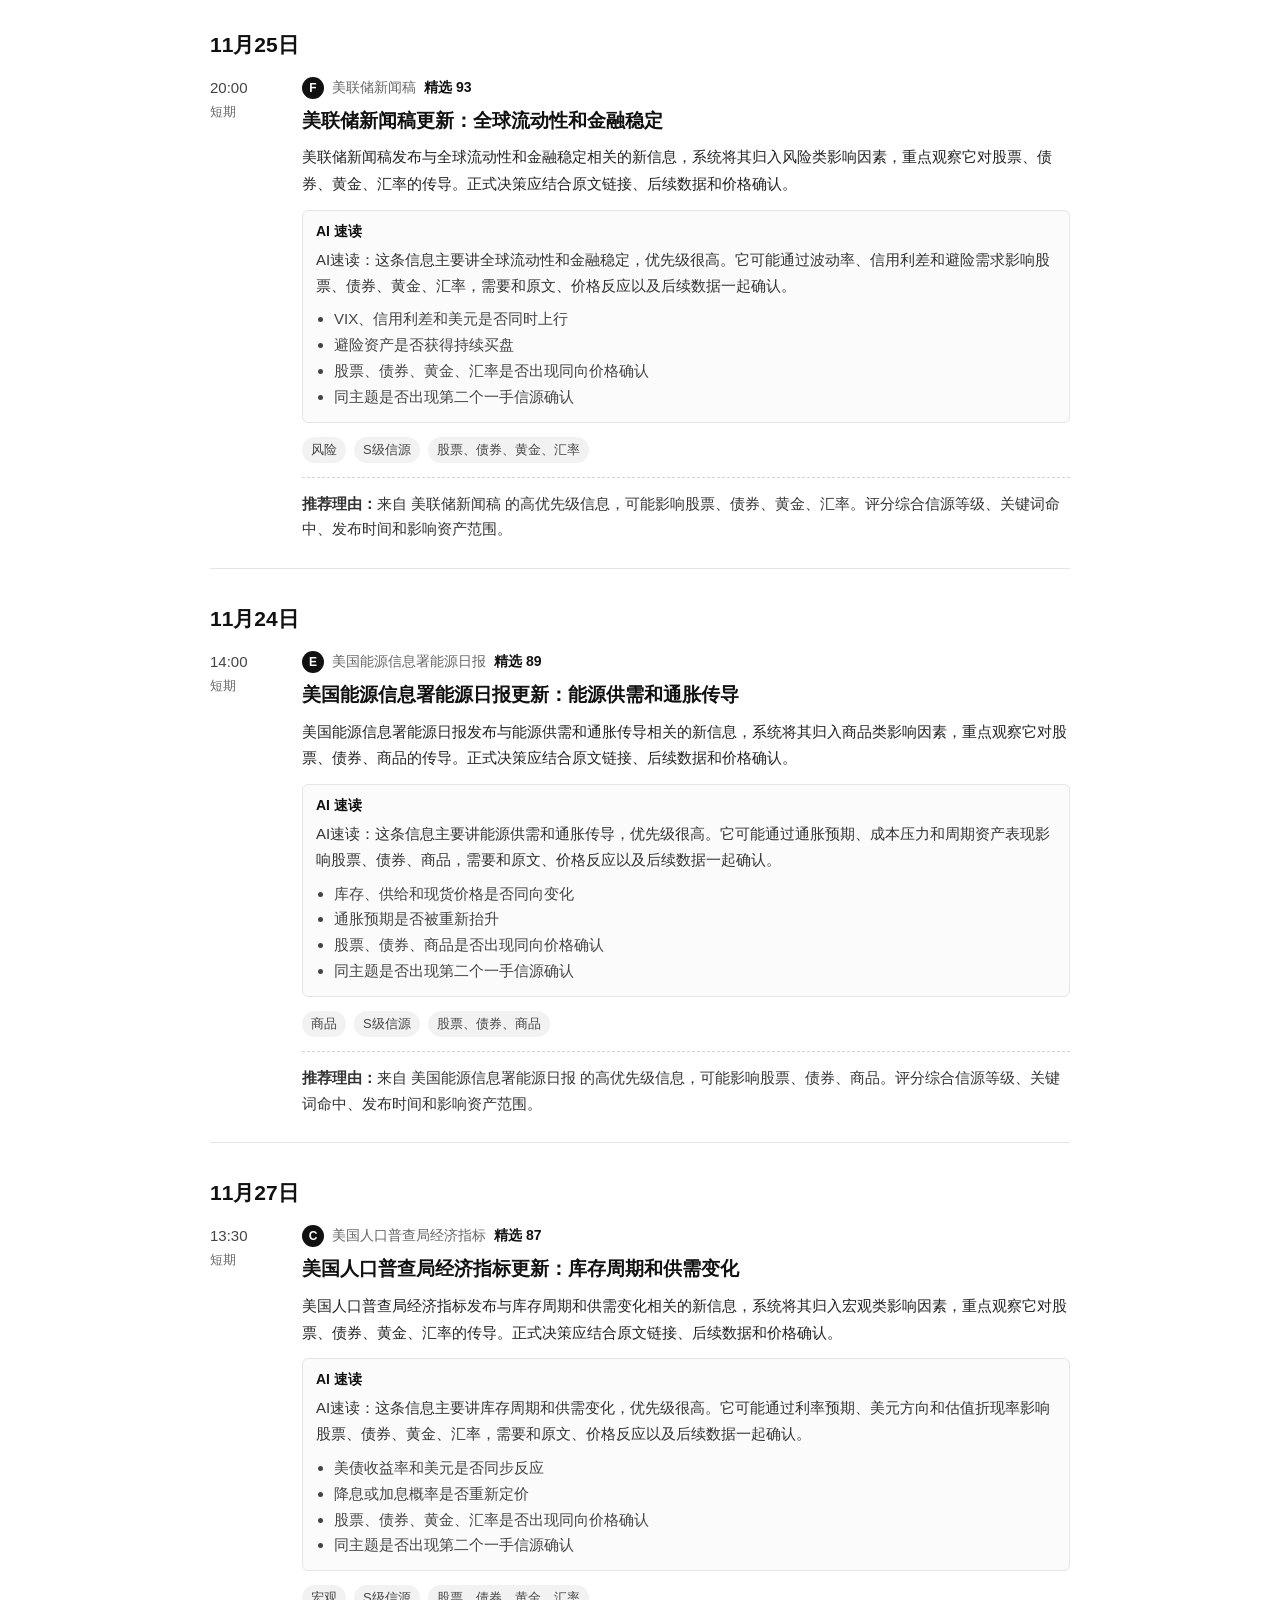
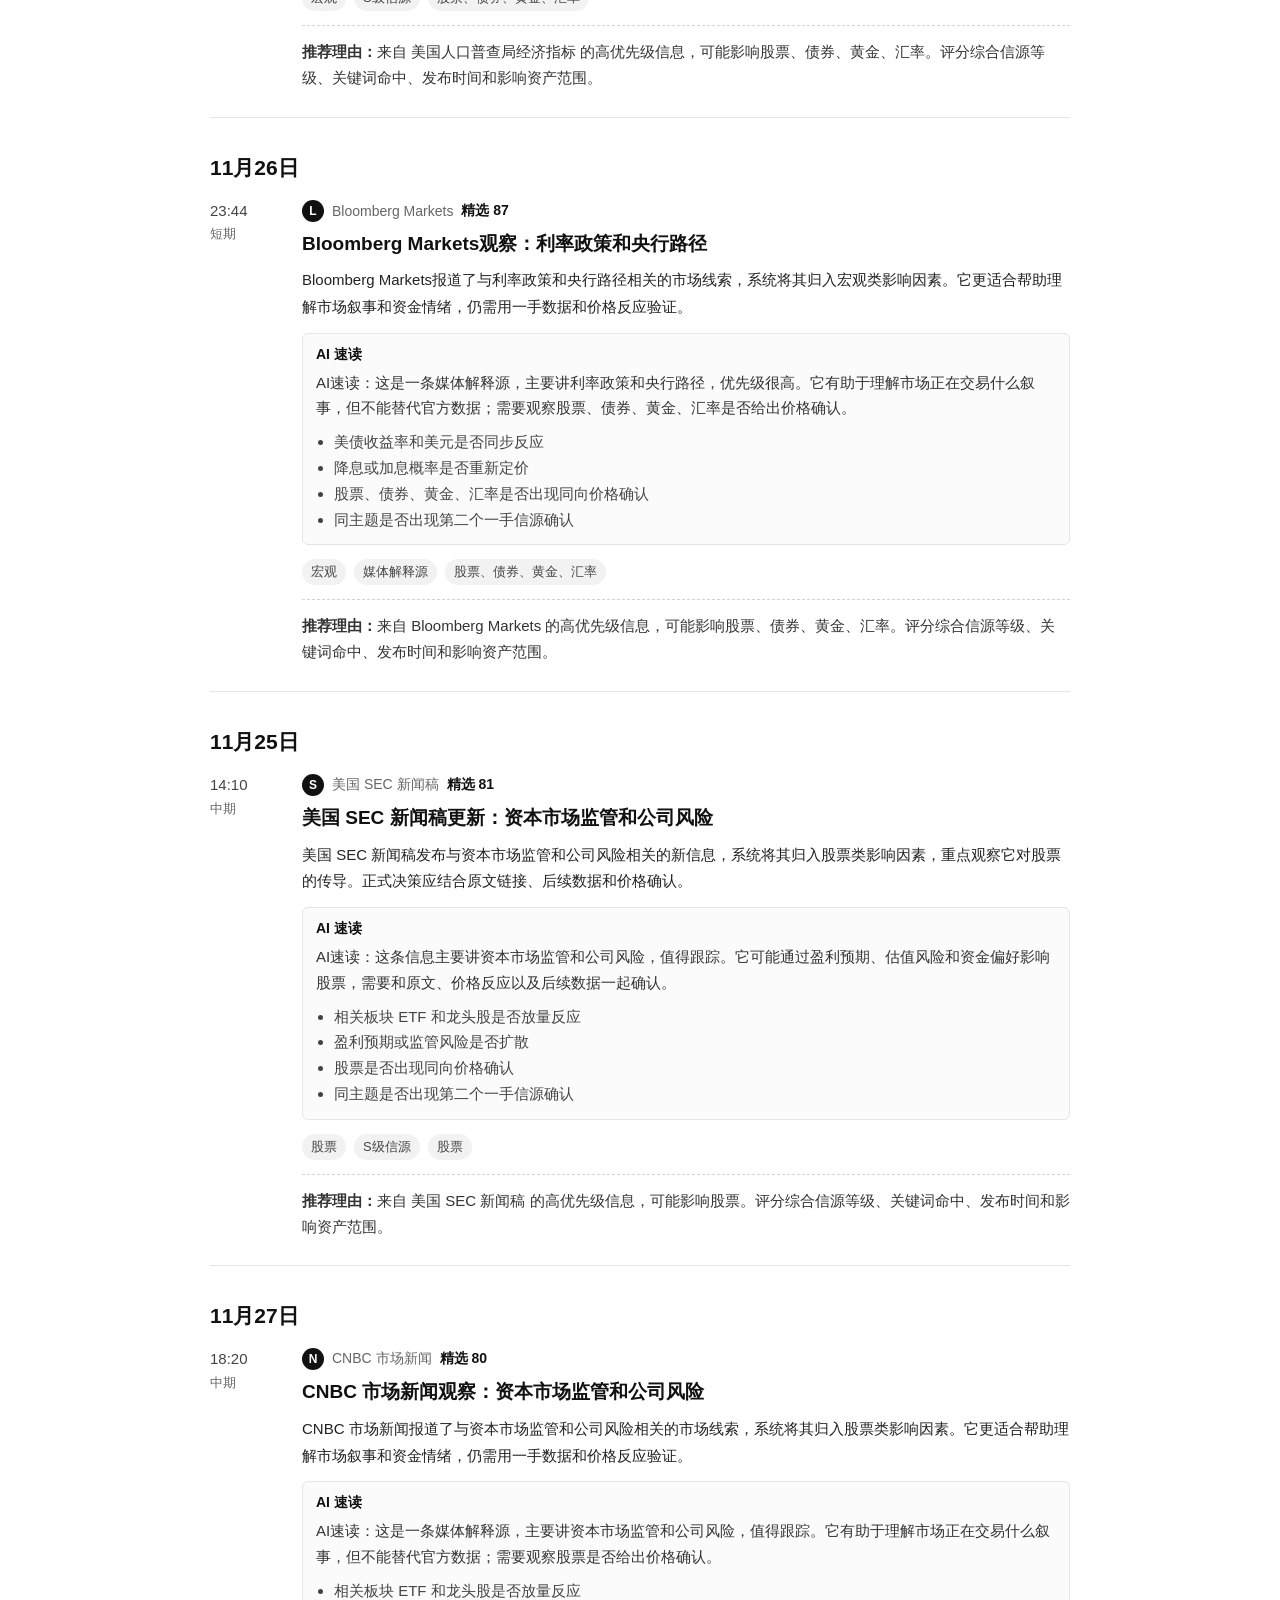
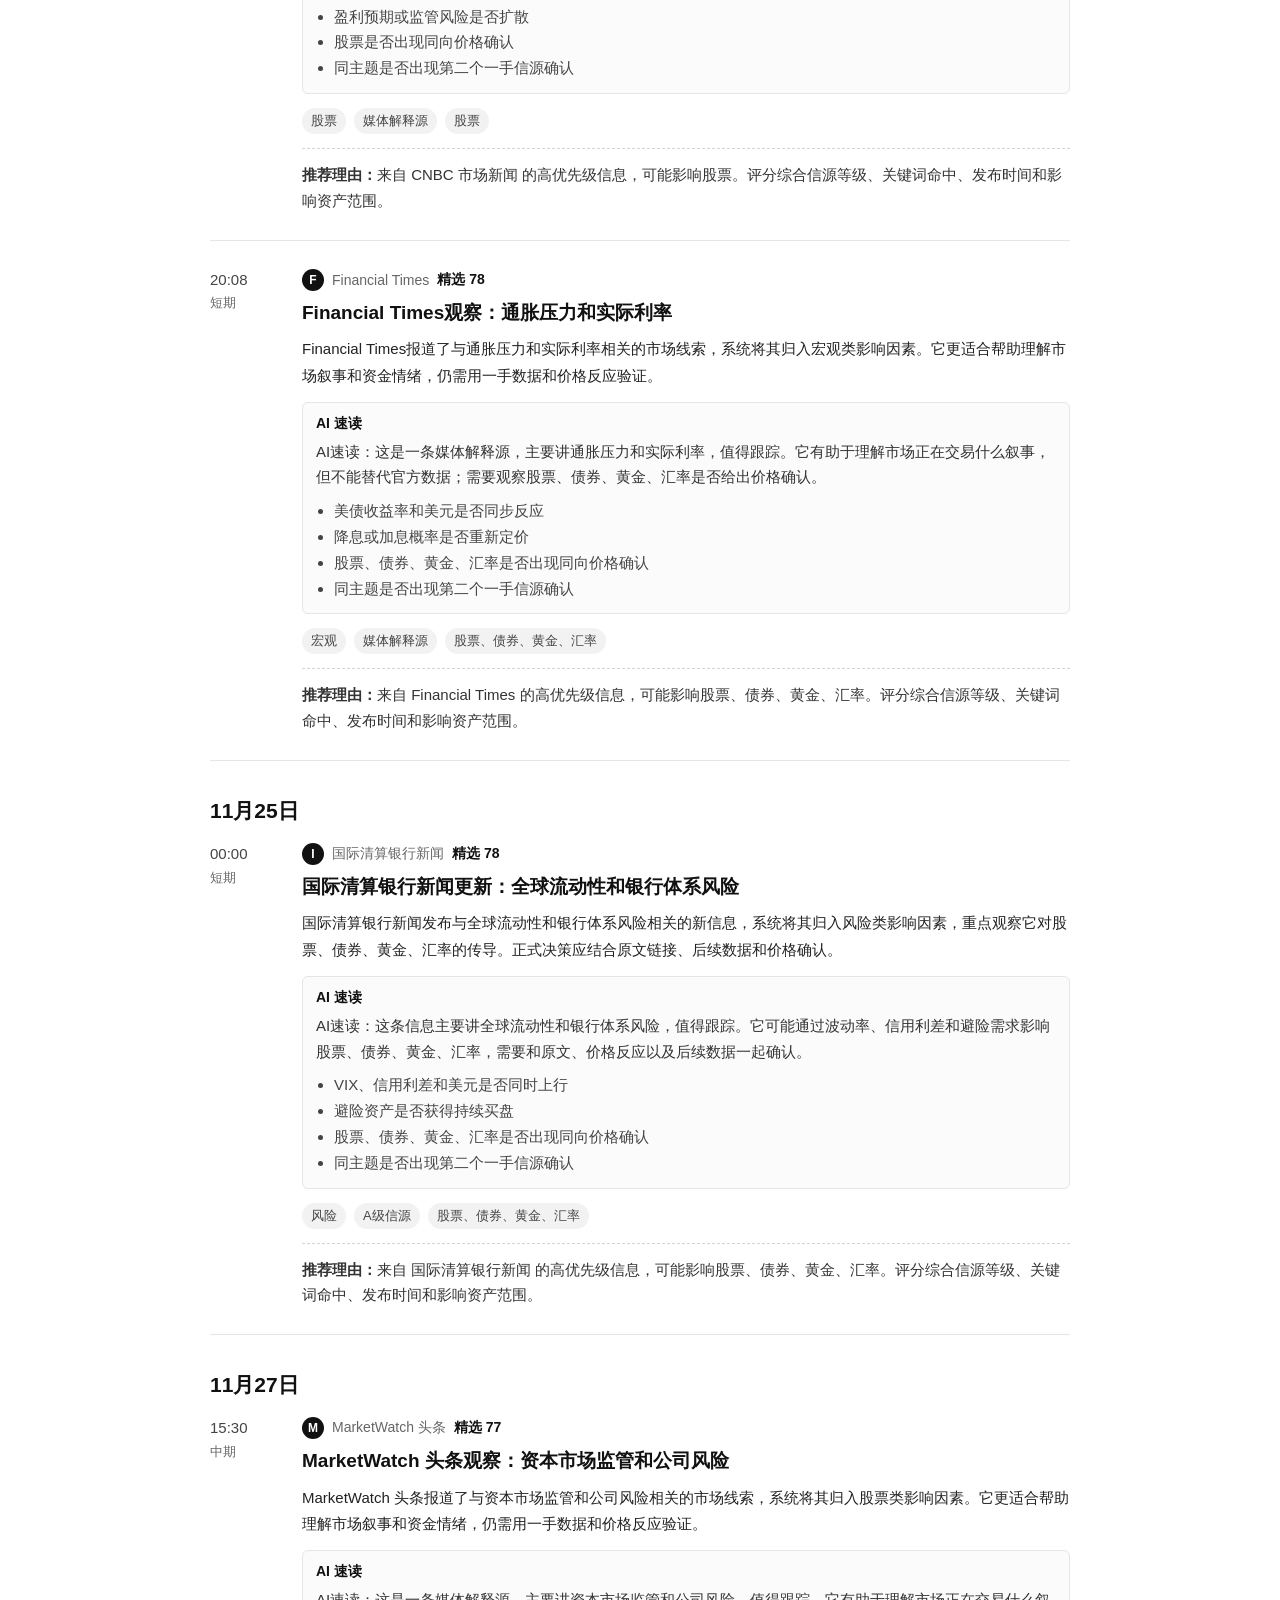
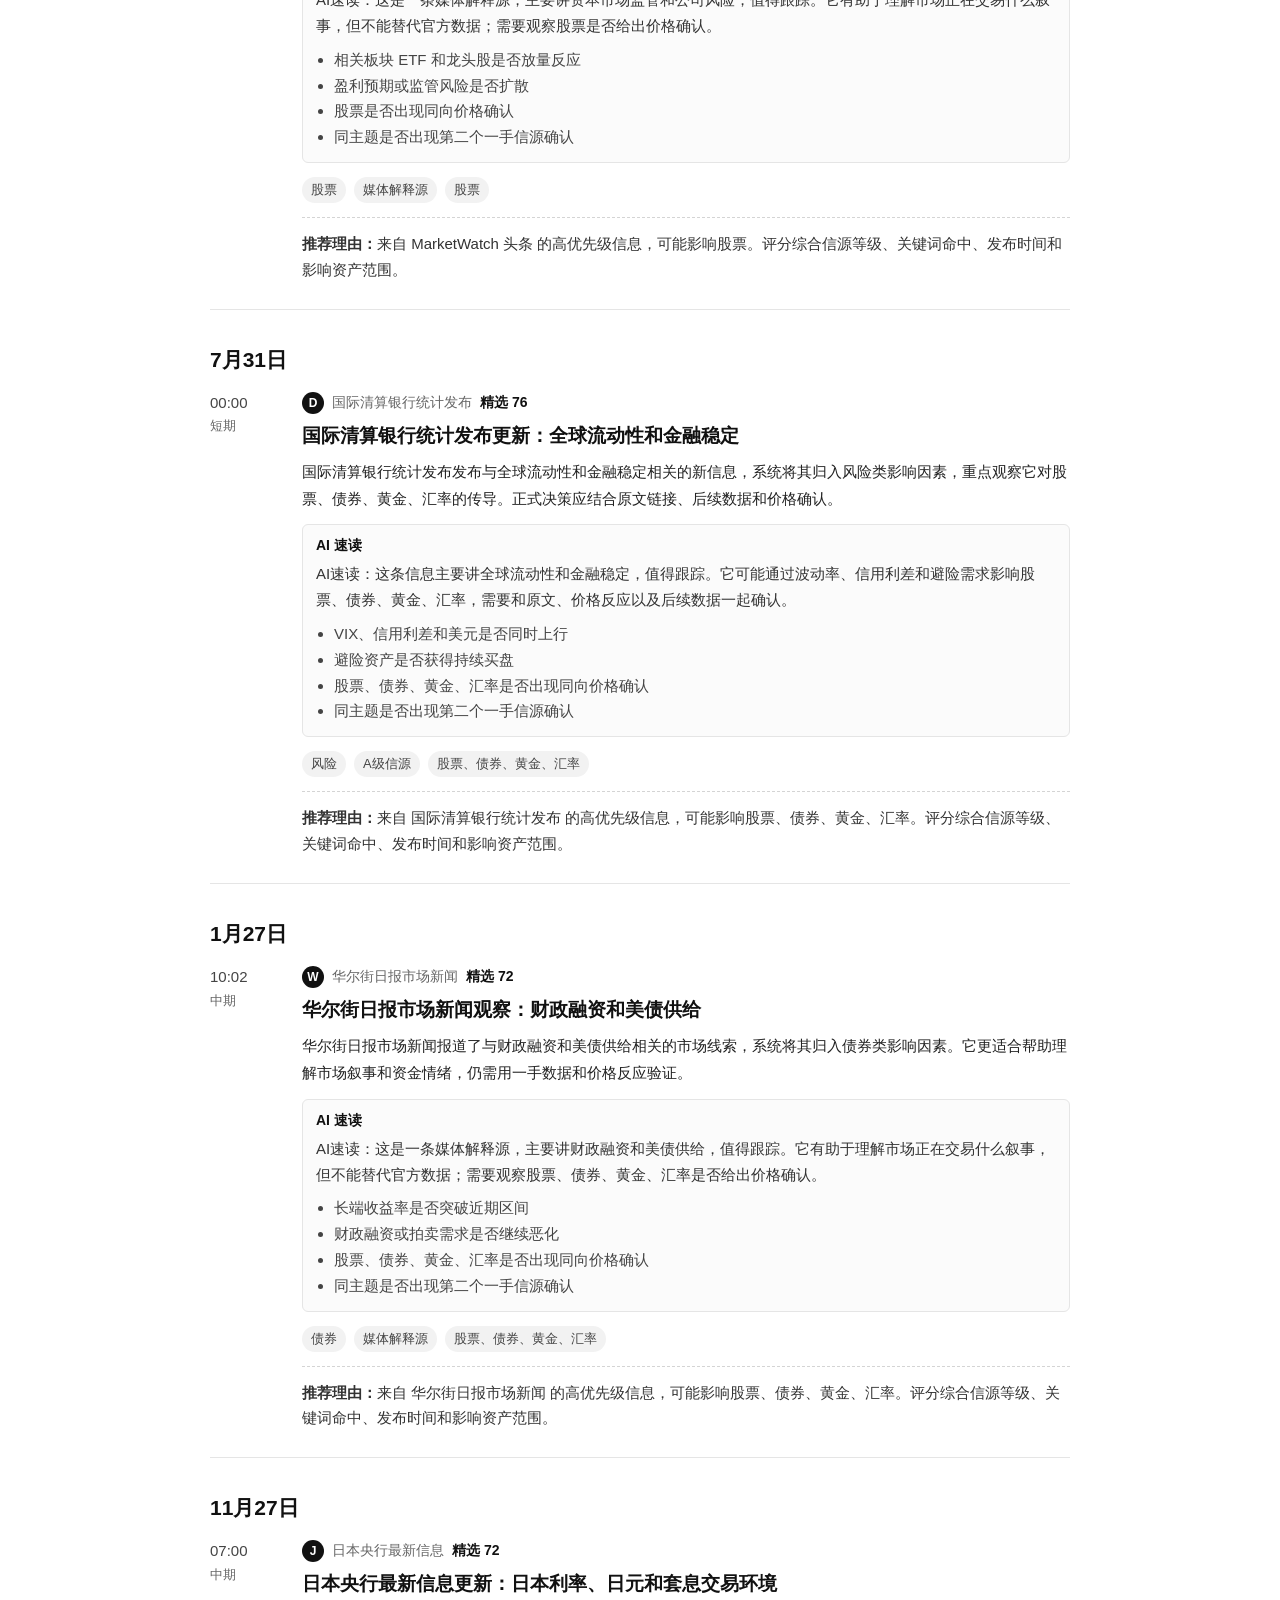
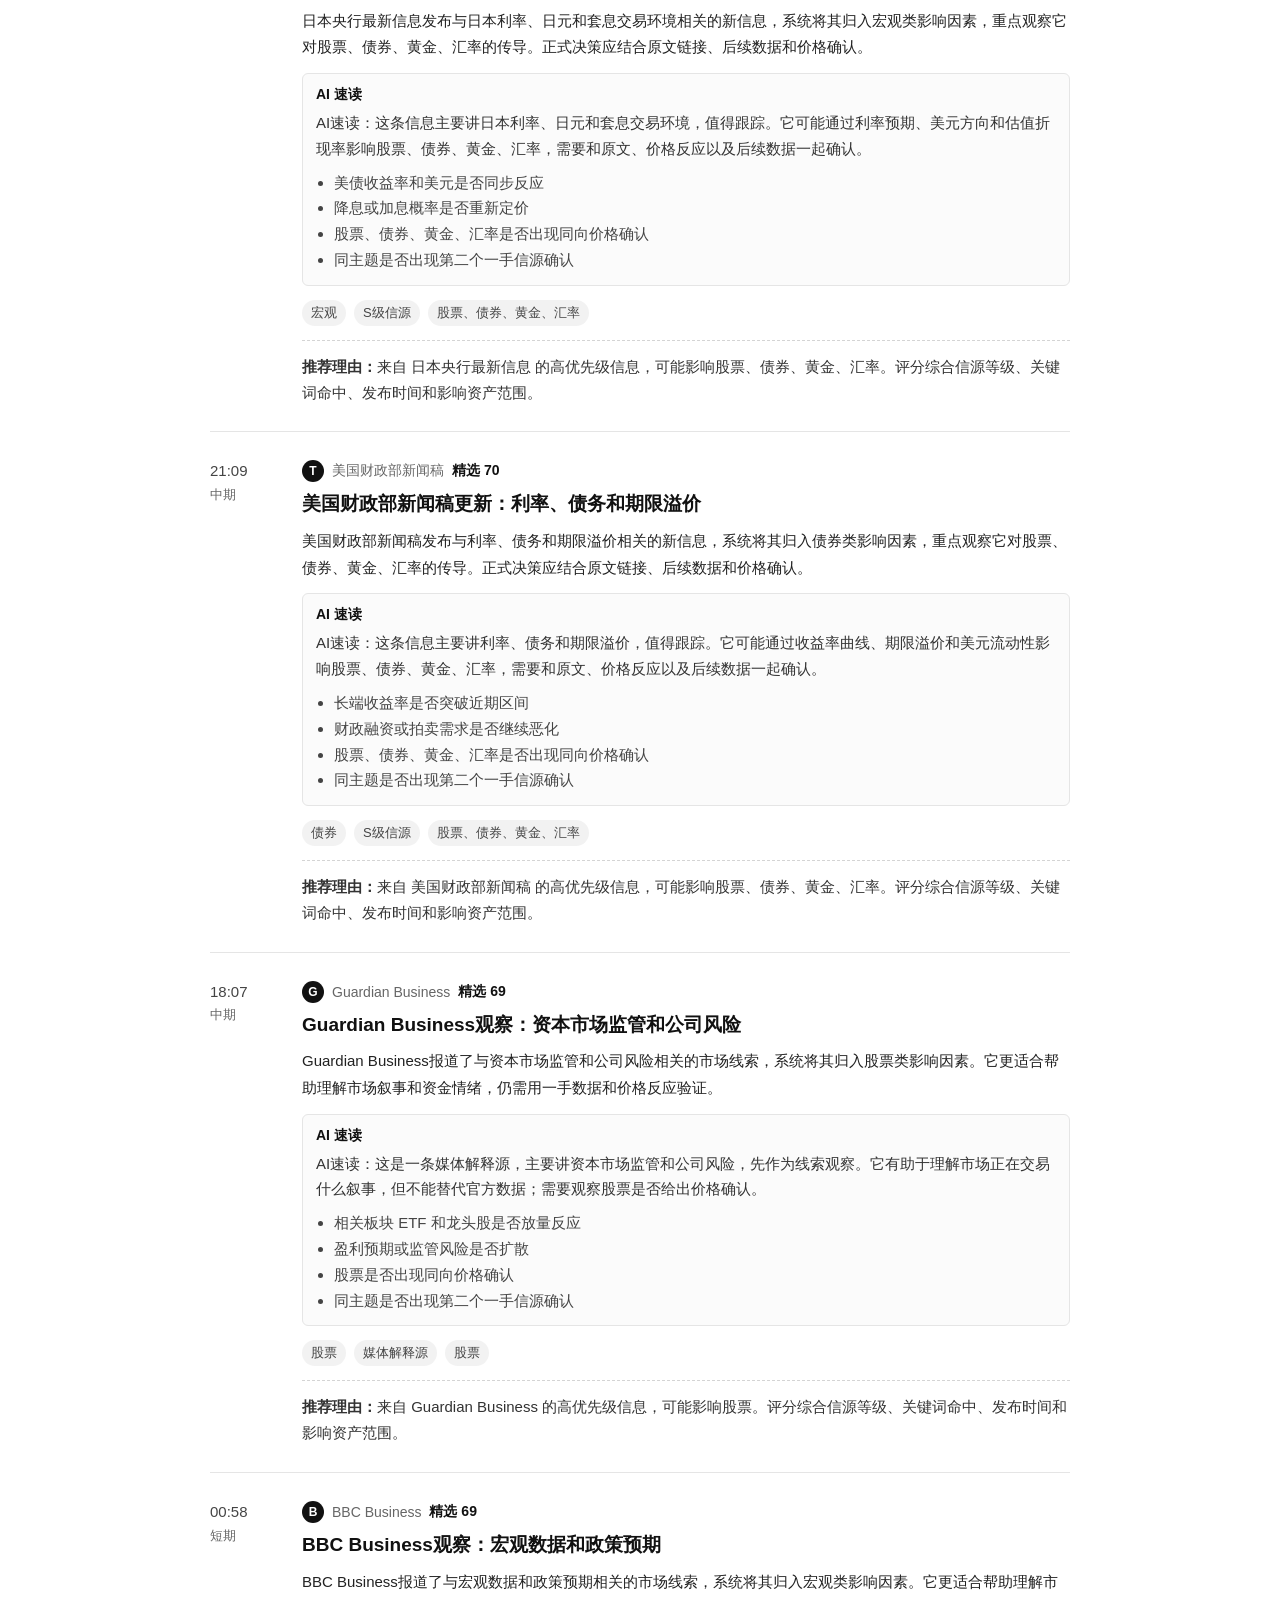
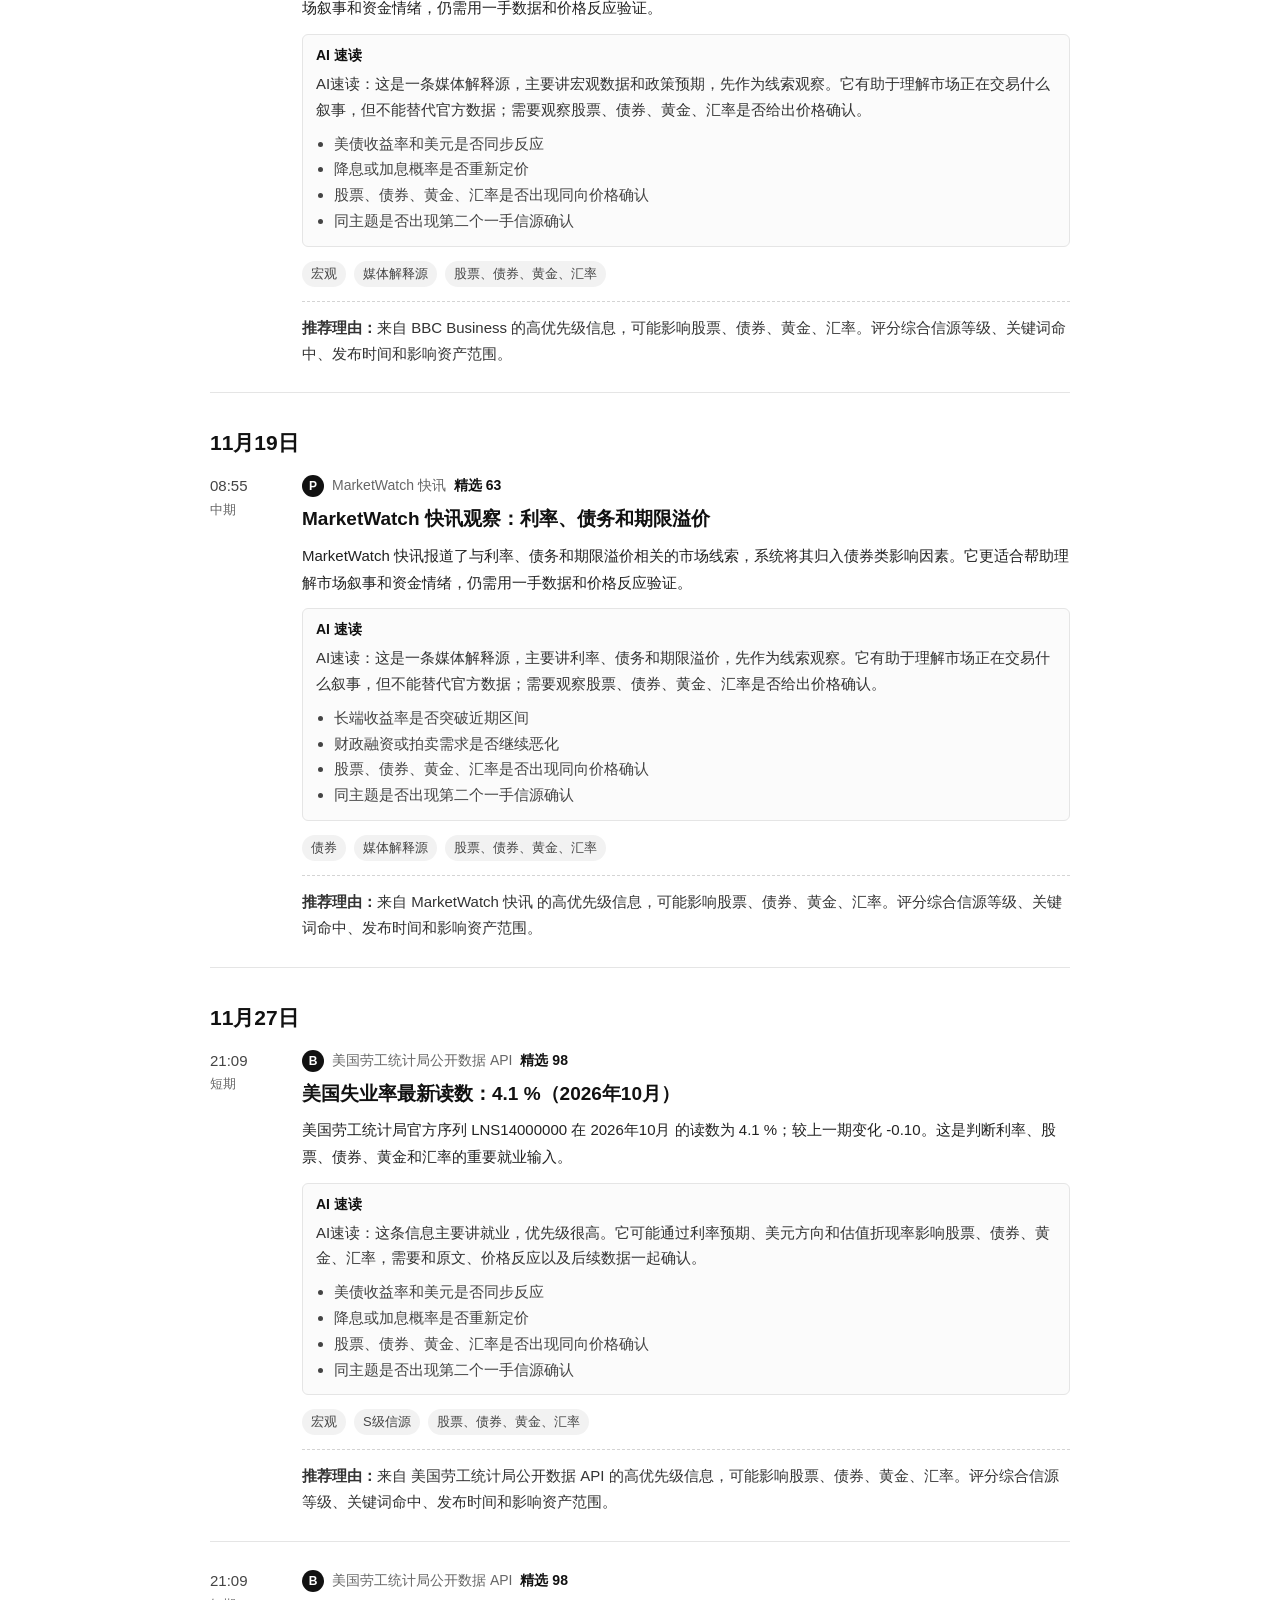
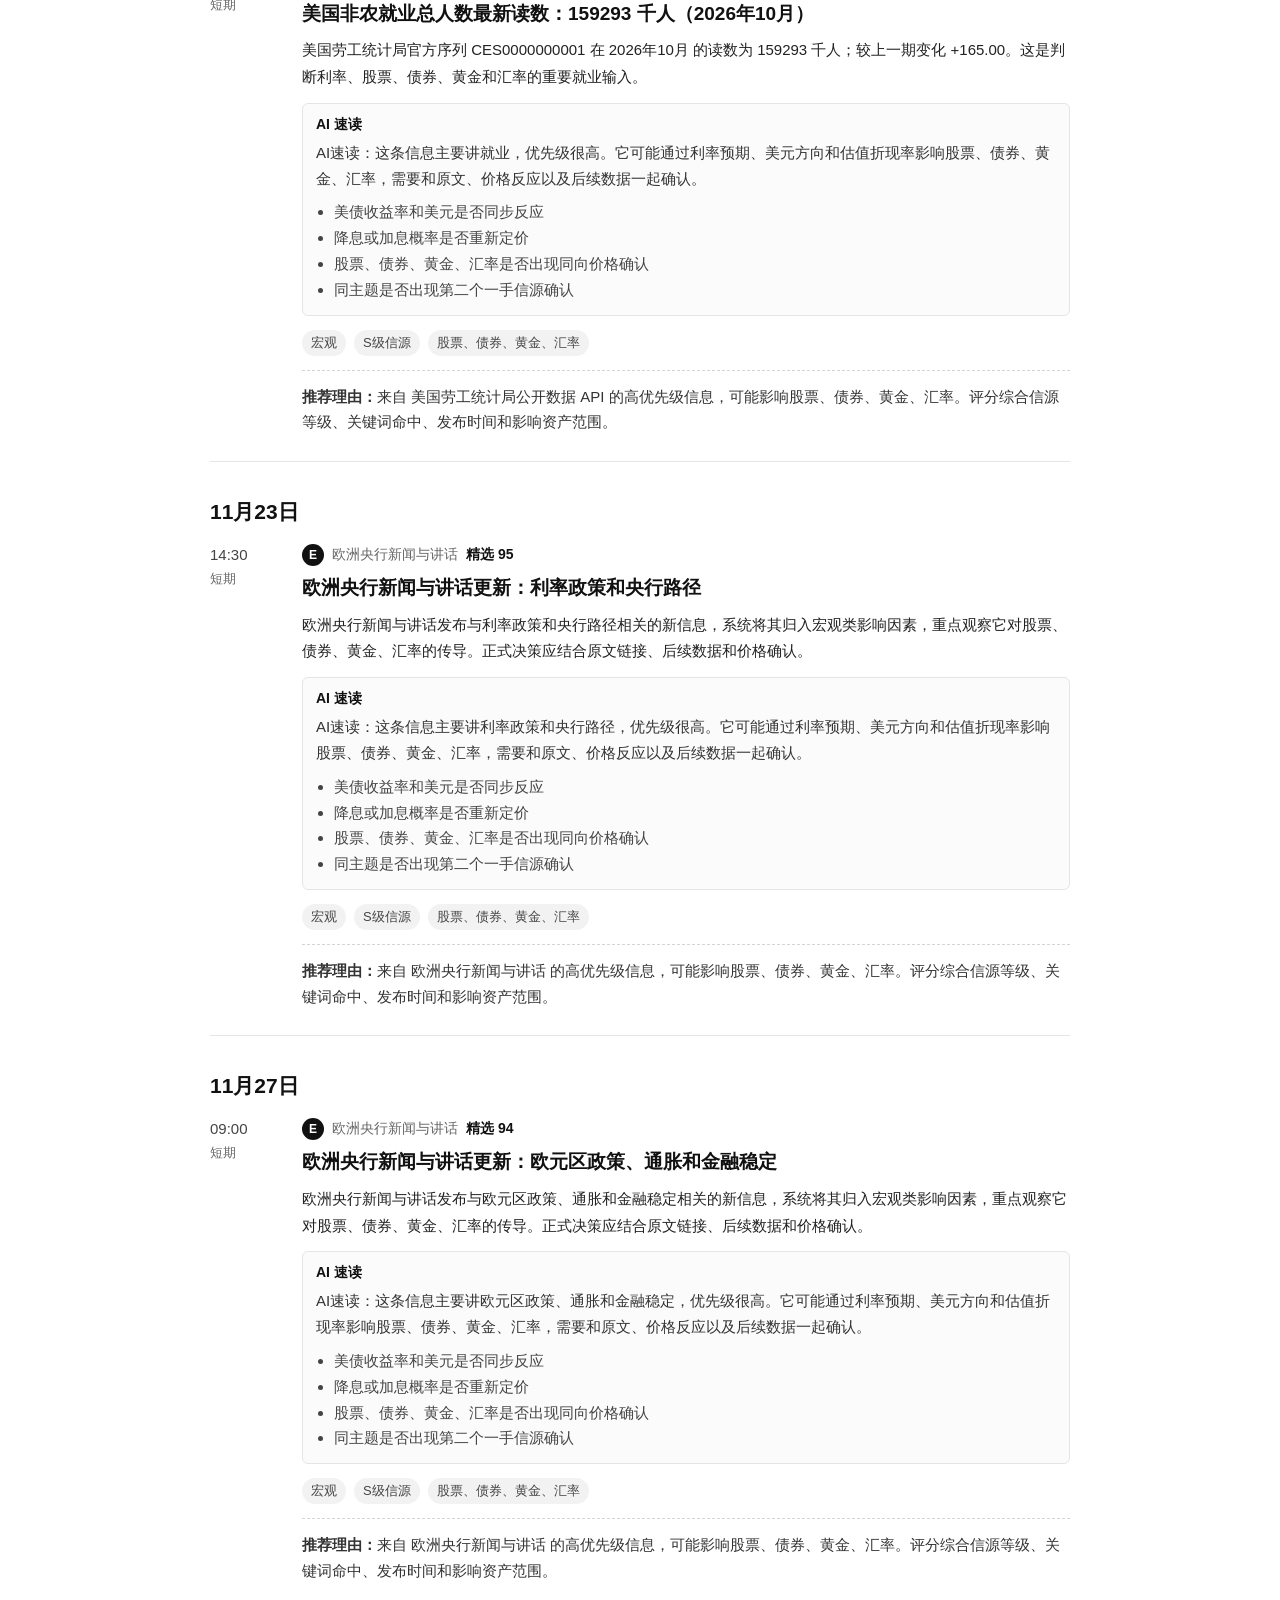
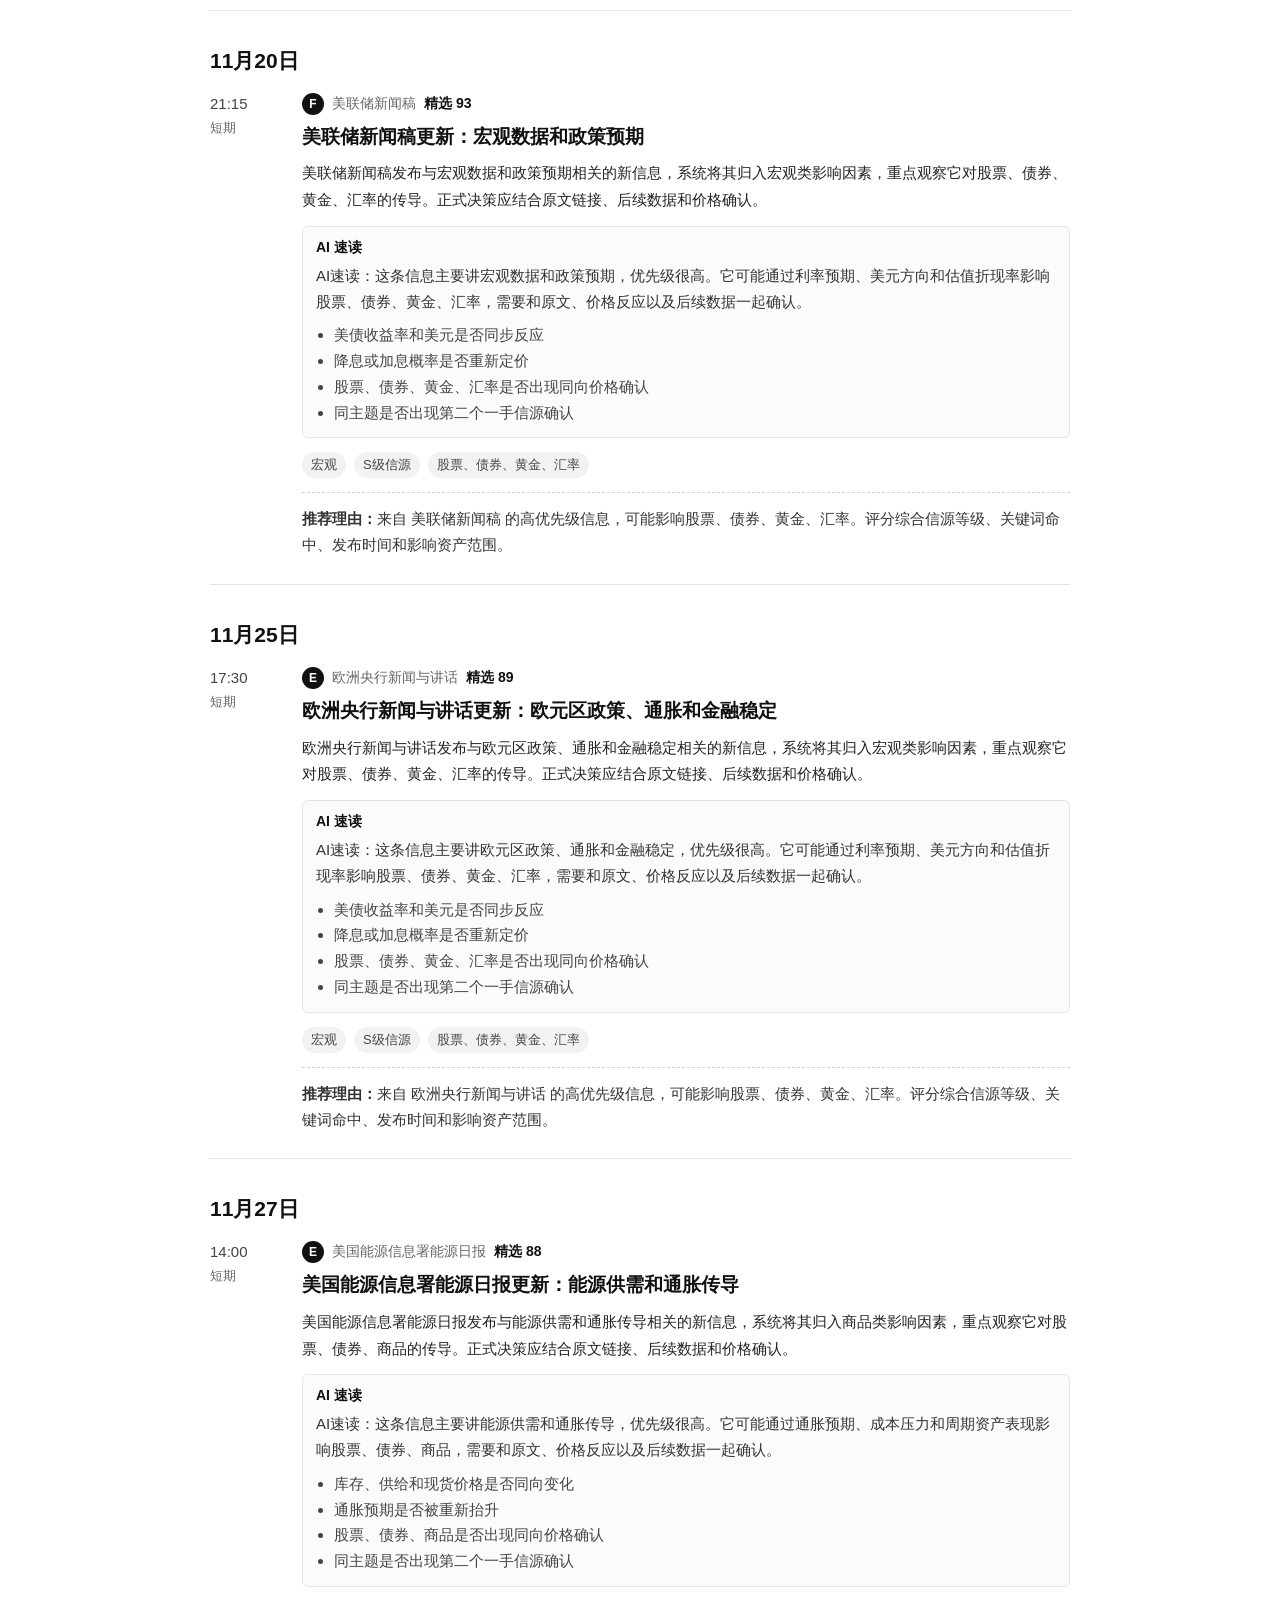
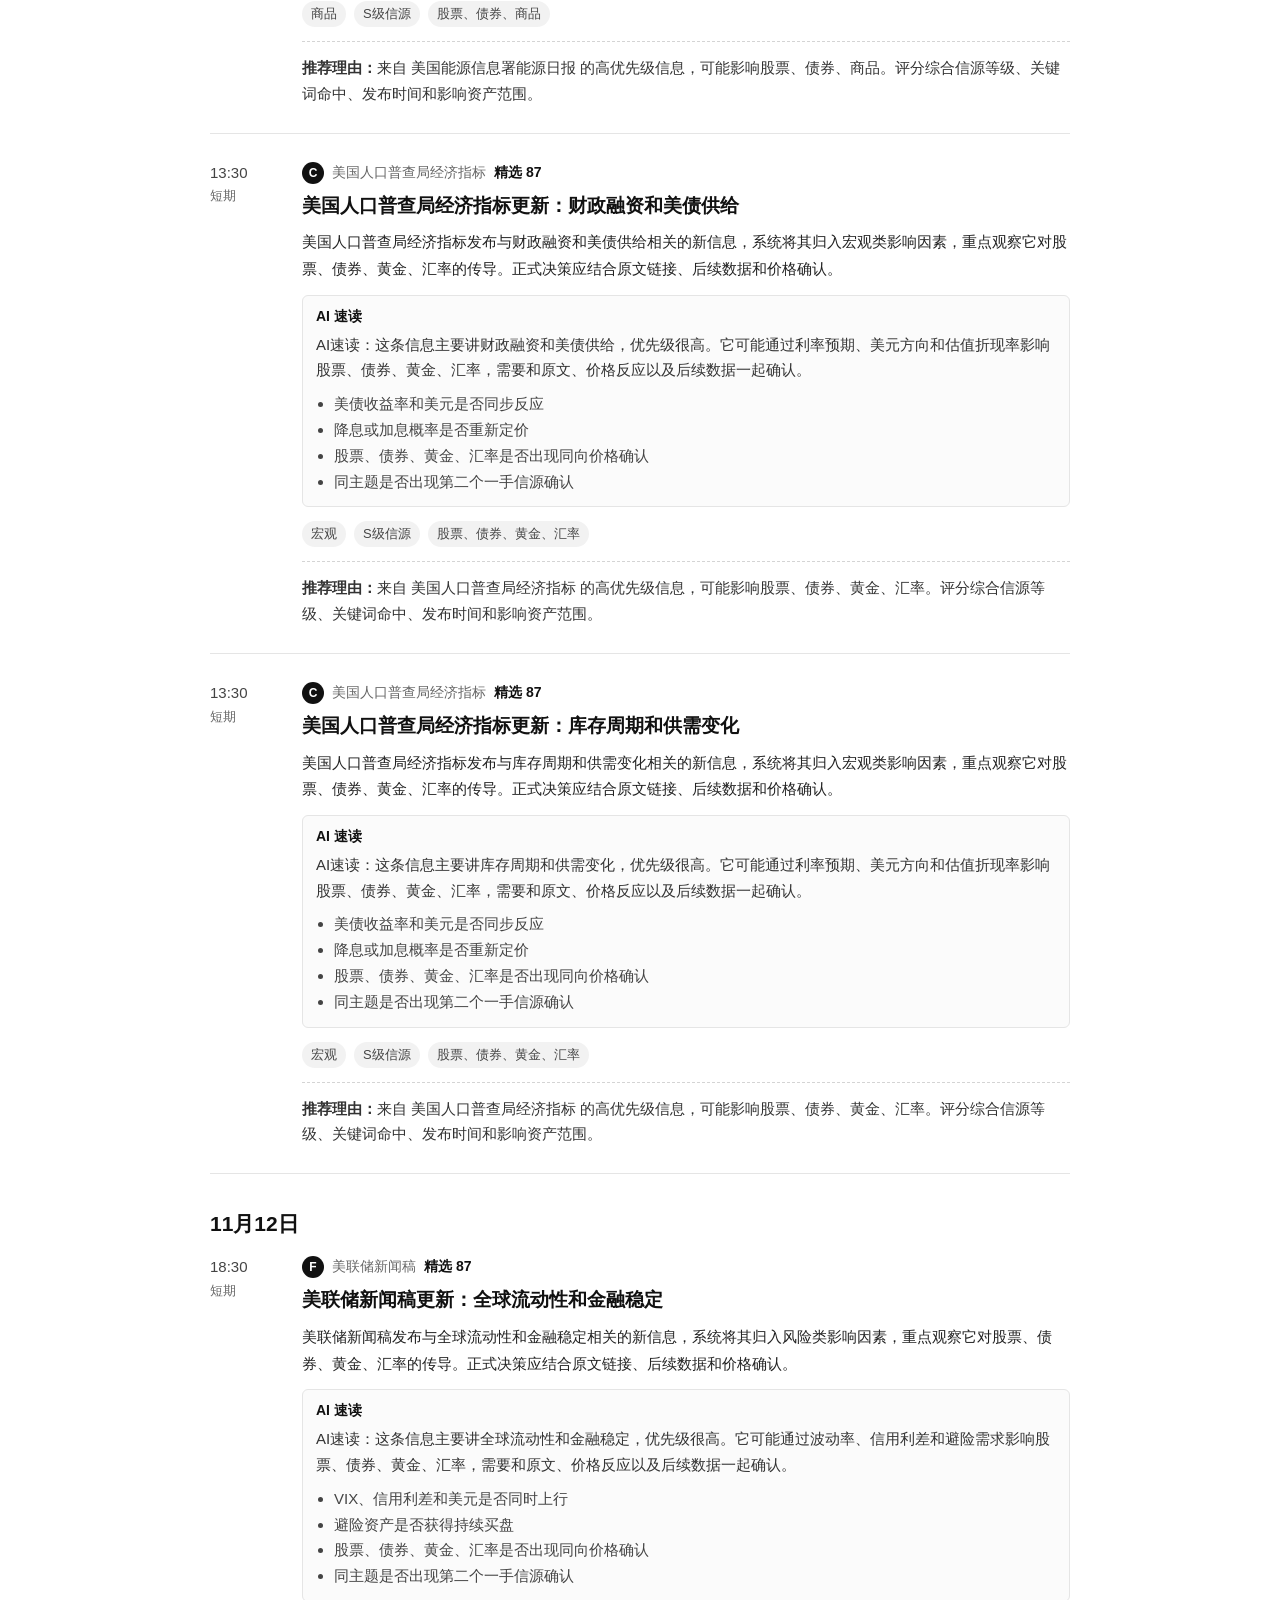
<file: signals.html>
<!doctype html>
<html lang="zh-CN">
  <head>
    <meta charset="UTF-8" />
    <meta name="viewport" content="width=device-width, initial-scale=1.0" />
    <title>全部市场动态 | 全球资产雷达</title>
    <link rel="stylesheet" href="styles.css" />
  </head>
  <body data-page="signals">
    <header class="site-header">
      <div class="site-header-inner">
        <a class="brand" href="index.html"><span class="brand-title">全球资产雷达</span><span class="brand-subtitle">全球市场决策雷达</span></a>
        <nav class="site-nav" aria-label="主导航">
          <a data-nav="home" href="index.html">精选</a>
          <a data-nav="signals" href="signals.html">全部市场动态</a>
          <a data-nav="brief" href="brief.html">市场日报</a>
          <a data-nav="agent" href="agent.html">Agent 分析</a>
          <a data-nav="assets" href="assets.html">资产看板</a>
          <a data-nav="access" href="access.html">Agent 接入</a>
          <a data-nav="sources" href="sources.html">信源分层</a>
        </nav>
        <a class="login-link" href="agent.html">策略笔记</a>
      </div>
    </header>

    <main class="page">
      <section class="page-title">
        <a class="site-name" href="index.html">全球资产雷达</a>
        <h1>全部市场动态</h1>
        <p>按资产、周期和信源筛选全球股市、基金、黄金、债券和商品信息</p>
      </section>

      <section class="filter-bar">
        <div class="tabs" id="horizonTabs">
          <button class="active" data-horizon="all" type="button">全部</button>
          <button data-horizon="short" type="button">短期</button>
          <button data-horizon="mid" type="button">中期</button>
          <button data-horizon="long" type="button">长期</button>
        </div>
        <div class="filter-row">
          <label class="select-line">
            <span>资产</span>
            <select id="assetSelect">
              <option value="all">全部资产</option>
              <option value="equity">股票</option>
              <option value="bond">债券</option>
              <option value="gold">黄金</option>
              <option value="fx">汇率</option>
              <option value="commodity">商品</option>
            </select>
          </label>
          <label class="search-line">
            <span>搜索</span>
            <input id="searchInput" type="search" placeholder="美联储 / ETF / 原油 / 地缘" />
          </label>
        </div>
      </section>

      <section class="feed" id="allSignalList" aria-label="全部市场动态"></section>
    </main>

    <footer class="site-footer">每条信息都应保留原文链接、发布时间、抓取时间、摘要模型和核验状态。</footer>
    <script src="app.js"></script>
  </body>
</html>
</file>
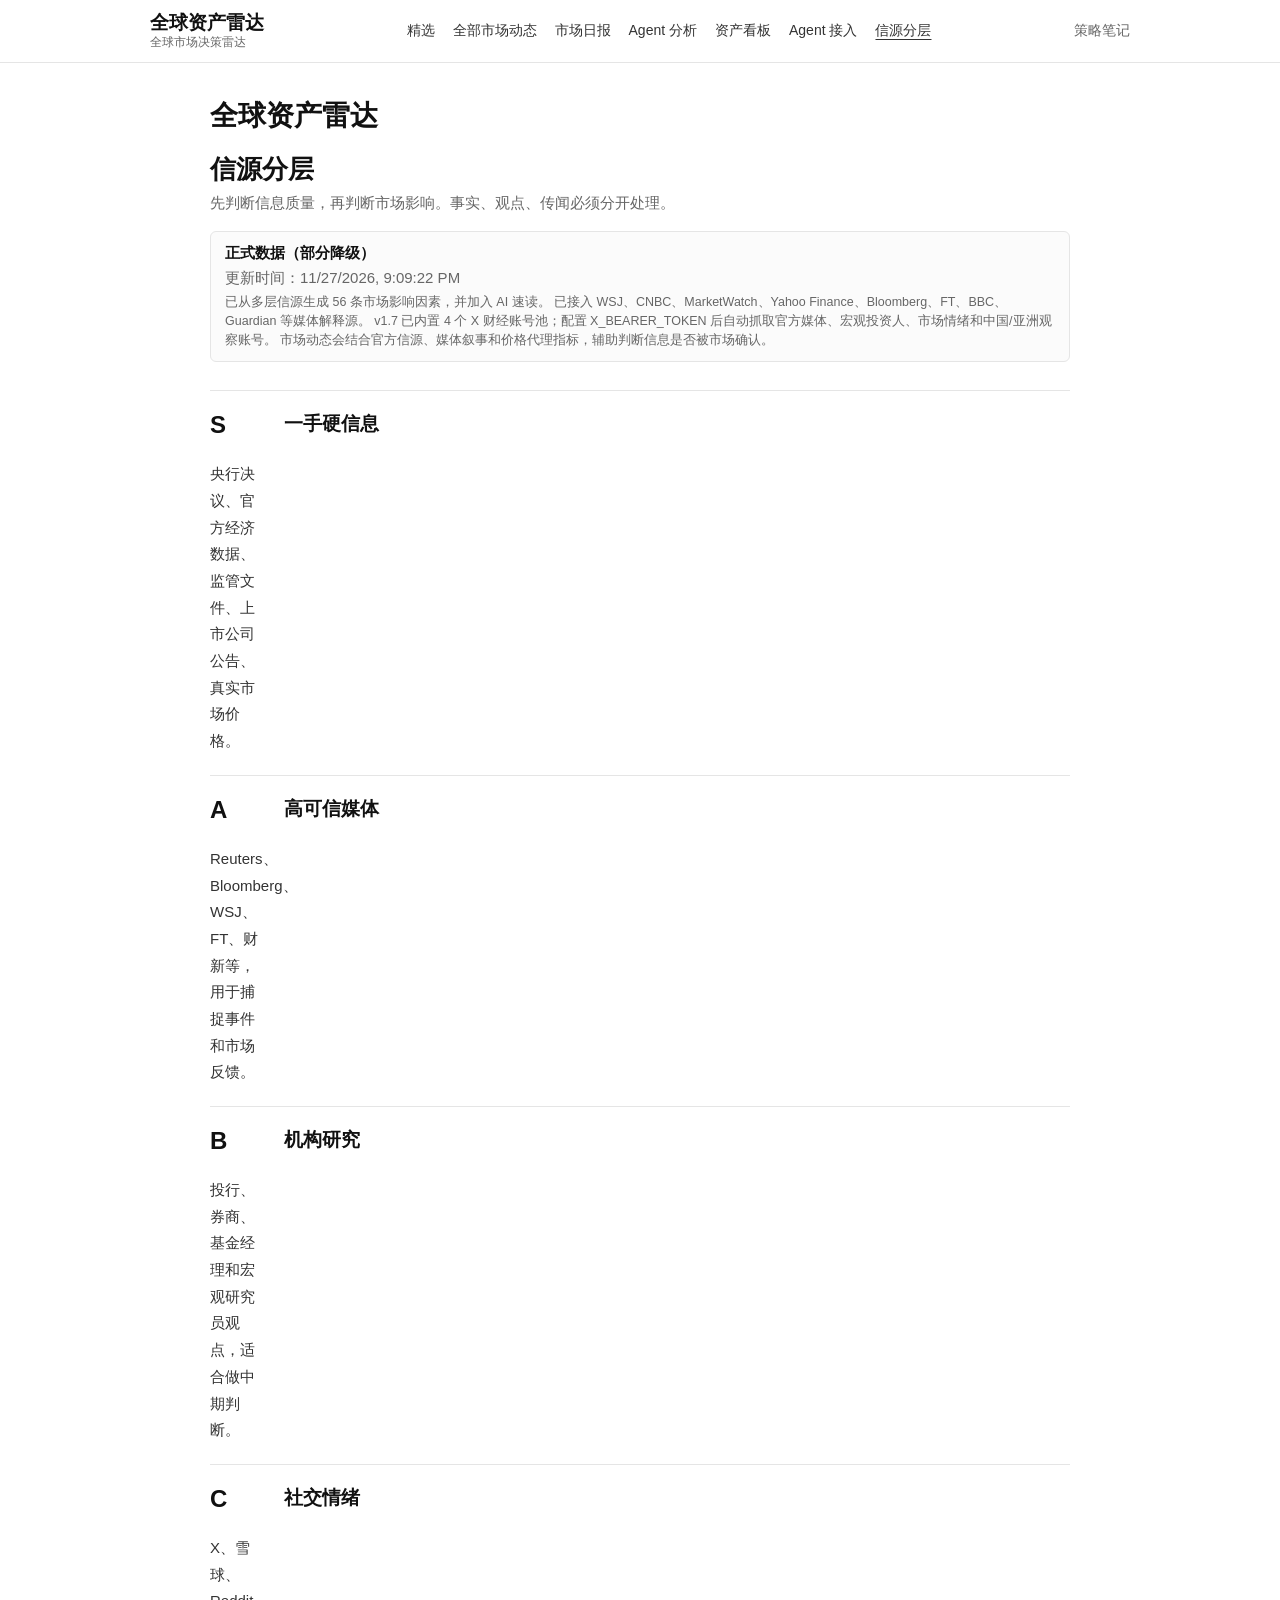
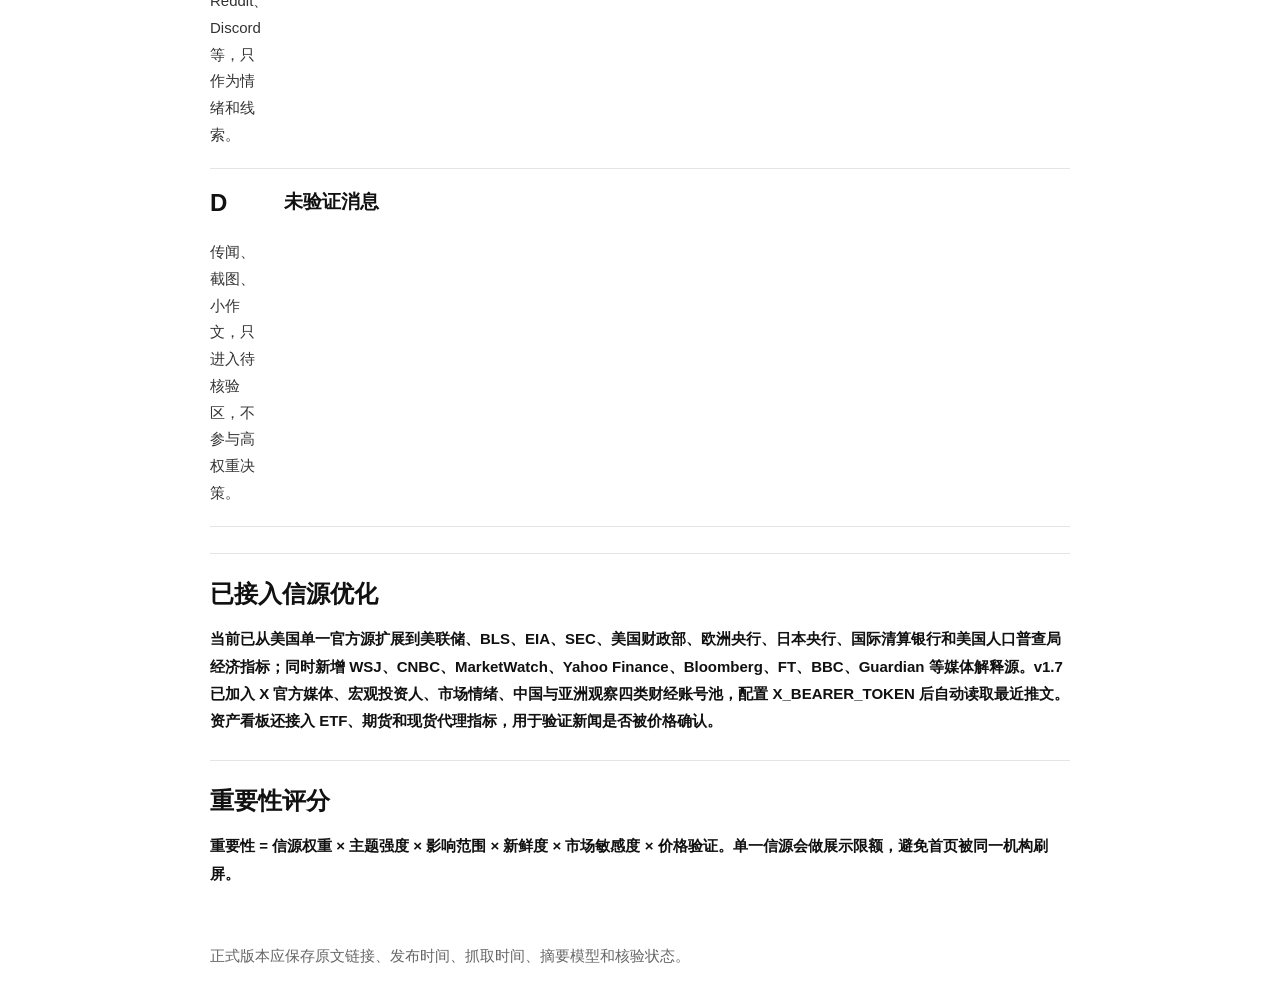
<file: sources.html>
<!doctype html>
<html lang="zh-CN">
  <head>
    <meta charset="UTF-8" />
    <meta name="viewport" content="width=device-width, initial-scale=1.0" />
    <title>信源分层 | 全球资产雷达</title>
    <link rel="stylesheet" href="styles.css" />
  </head>
  <body data-page="sources">
    <header class="site-header">
      <div class="site-header-inner">
        <a class="brand" href="index.html"><span class="brand-title">全球资产雷达</span><span class="brand-subtitle">全球市场决策雷达</span></a>
        <nav class="site-nav" aria-label="主导航">
          <a data-nav="home" href="index.html">精选</a>
          <a data-nav="signals" href="signals.html">全部市场动态</a>
          <a data-nav="brief" href="brief.html">市场日报</a>
          <a data-nav="agent" href="agent.html">Agent 分析</a>
          <a data-nav="assets" href="assets.html">资产看板</a>
          <a data-nav="access" href="access.html">Agent 接入</a>
          <a data-nav="sources" href="sources.html">信源分层</a>
        </nav>
        <a class="login-link" href="agent.html">策略笔记</a>
      </div>
    </header>

    <main class="page">
      <section class="page-title">
        <a class="site-name" href="index.html">全球资产雷达</a>
        <h1>信源分层</h1>
        <p>先判断信息质量，再判断市场影响。事实、观点、传闻必须分开处理。</p>
      </section>

      <section class="source-list">
        <article><strong>S</strong><h2>一手硬信息</h2><p>央行决议、官方经济数据、监管文件、上市公司公告、真实市场价格。</p></article>
        <article><strong>A</strong><h2>高可信媒体</h2><p>Reuters、Bloomberg、WSJ、FT、财新等，用于捕捉事件和市场反馈。</p></article>
        <article><strong>B</strong><h2>机构研究</h2><p>投行、券商、基金经理和宏观研究员观点，适合做中期判断。</p></article>
        <article><strong>C</strong><h2>社交情绪</h2><p>X、雪球、Reddit、Discord 等，只作为情绪和线索。</p></article>
        <article><strong>D</strong><h2>未验证消息</h2><p>传闻、截图、小作文，只进入待核验区，不参与高权重决策。</p></article>
      </section>

      <section class="formula-box">
        <h2>已接入信源优化</h2>
        <p>当前已从美国单一官方源扩展到美联储、BLS、EIA、SEC、美国财政部、欧洲央行、日本央行、国际清算银行和美国人口普查局经济指标；同时新增 WSJ、CNBC、MarketWatch、Yahoo Finance、Bloomberg、FT、BBC、Guardian 等媒体解释源。v1.7 已加入 X 官方媒体、宏观投资人、市场情绪、中国与亚洲观察四类财经账号池，配置 X_BEARER_TOKEN 后自动读取最近推文。资产看板还接入 ETF、期货和现货代理指标，用于验证新闻是否被价格确认。</p>
      </section>

      <section class="formula-box">
        <h2>重要性评分</h2>
        <p>重要性 = 信源权重 × 主题强度 × 影响范围 × 新鲜度 × 市场敏感度 × 价格验证。单一信源会做展示限额，避免首页被同一机构刷屏。</p>
      </section>
    </main>

    <footer class="site-footer">正式版本应保存原文链接、发布时间、抓取时间、摘要模型和核验状态。</footer>
    <script src="app.js"></script>
  </body>
</html>
</file>
<file: styles.css>
:root {
  --bg: #ffffff;
  --paper: #fbfbfb;
  --ink: #111111;
  --muted: #666666;
  --soft: #f2f2f2;
  --line: #e5e5e5;
  --accent: #111111;
  --positive: #0b7a4b;
  --negative: #b3261e;
  --warning: #996700;
  font-family: ui-sans-serif, -apple-system, BlinkMacSystemFont, "Segoe UI", "PingFang SC", "Microsoft YaHei", sans-serif;
}

* {
  box-sizing: border-box;
}

html {
  scroll-behavior: smooth;
}

body {
  margin: 0;
  color: var(--ink);
  background: var(--bg);
  font-size: 15px;
}

a {
  color: inherit;
}

button,
input,
select {
  font: inherit;
}

.site-header {
  border-bottom: 1px solid var(--line);
  background: rgba(255, 255, 255, 0.96);
  position: sticky;
  top: 0;
  z-index: 10;
}

.site-header-inner {
  width: min(980px, calc(100% - 32px));
  margin: 0 auto;
  min-height: 62px;
  display: grid;
  grid-template-columns: auto minmax(0, 1fr) auto;
  gap: 22px;
  align-items: center;
}

.brand {
  text-decoration: none;
  display: grid;
  gap: 2px;
  line-height: 1.1;
}

.brand-title {
  font-size: 19px;
  font-weight: 850;
  letter-spacing: 0;
}

.brand-subtitle {
  color: var(--muted);
  font-size: 12px;
}

.site-nav {
  display: flex;
  justify-content: center;
  gap: 18px;
  overflow-x: auto;
  white-space: nowrap;
}

.site-nav a,
.login-link {
  color: #333333;
  text-decoration: none;
  font-size: 14px;
}

.site-nav a:hover,
.site-nav a.active,
.login-link:hover {
  text-decoration: underline;
  text-underline-offset: 4px;
}

.login-link {
  color: var(--muted);
}

.page {
  width: min(860px, calc(100% - 32px));
  margin: 0 auto;
  padding: 34px 0 56px;
}

.page-title {
  margin-bottom: 26px;
}

.site-name {
  display: inline-block;
  margin-bottom: 18px;
  color: var(--ink);
  font-size: 28px;
  font-weight: 850;
  text-decoration: none;
}

.page-title h1 {
  margin: 0 0 8px;
  font-size: 26px;
  line-height: 1.25;
}

.page-title p {
  margin: 0;
  color: var(--muted);
}

.filter-bar {
  display: grid;
  gap: 16px;
  margin-bottom: 28px;
}

.data-status {
  display: grid;
  gap: 4px;
  margin: -8px 0 24px;
  padding: 12px 14px;
  border: 1px solid var(--line);
  border-radius: 6px;
  background: var(--paper);
  color: var(--muted);
}

.data-status.live {
  border-color: #c9e8d8;
  background: #f2fbf6;
}

.data-status strong {
  color: var(--ink);
}

.data-status span,
.data-status small {
  line-height: 1.5;
}

.tabs {
  display: flex;
  flex-wrap: wrap;
  gap: 8px;
}

.tabs button {
  border: 1px solid var(--line);
  border-radius: 999px;
  min-height: 34px;
  padding: 0 14px;
  background: #ffffff;
  color: #333333;
  cursor: pointer;
}

.tabs button:hover,
.tabs button.active {
  color: #ffffff;
  background: var(--accent);
  border-color: var(--accent);
}

.filter-row {
  display: grid;
  grid-template-columns: 160px minmax(0, 1fr);
  gap: 14px;
}

.search-line,
.select-line {
  display: grid;
  gap: 6px;
}

.search-line span,
.select-line span {
  color: var(--muted);
  font-size: 13px;
}

.search-line input,
.select-line select {
  width: 100%;
  min-height: 40px;
  border: 1px solid var(--line);
  border-radius: 6px;
  padding: 0 12px;
  background: #ffffff;
  outline: none;
}

.search-line input:focus,
.select-line select:focus {
  border-color: #999999;
}

.feed {
  display: grid;
}

.date-heading {
  margin: 8px 0 18px;
  color: var(--ink);
  font-size: 21px;
  font-weight: 850;
}

.feed-item {
  display: grid;
  grid-template-columns: 72px minmax(0, 1fr);
  gap: 20px;
  padding: 0 0 26px;
  margin-bottom: 28px;
  border-bottom: 1px solid var(--line);
}

.feed-time {
  color: #444444;
  font-variant-numeric: tabular-nums;
  line-height: 1.45;
}

.feed-time small {
  display: block;
  margin-top: 4px;
  color: var(--muted);
}

.feed-main {
  min-width: 0;
}

.item-topline {
  display: flex;
  flex-wrap: wrap;
  gap: 8px;
  align-items: center;
  margin-bottom: 8px;
  color: var(--muted);
  font-size: 14px;
}

.avatar {
  width: 22px;
  height: 22px;
  border-radius: 50%;
  display: inline-grid;
  place-items: center;
  color: #ffffff;
  background: #111111;
  font-size: 12px;
  font-weight: 850;
}

.score {
  color: var(--ink);
  font-weight: 800;
}

.feed-title {
  margin: 0 0 10px;
  font-size: 19px;
  line-height: 1.45;
}

.feed-title a {
  text-decoration: none;
}

.feed-title a:hover {
  text-decoration: underline;
  text-underline-offset: 3px;
}

.summary {
  margin: 0 0 12px;
  line-height: 1.78;
  color: #222222;
}

.ai-brief {
  margin: 0 0 14px;
  padding: 12px 13px;
  border: 1px solid var(--line);
  border-radius: 6px;
  background: var(--paper);
}

.ai-brief strong {
  display: block;
  margin-bottom: 6px;
  font-size: 14px;
}

.ai-brief p {
  margin: 0;
  color: #333333;
  line-height: 1.72;
}

.ai-brief ul,
.watch-list {
  margin: 8px 0 0;
  padding-left: 18px;
  color: #444444;
  line-height: 1.72;
}

.tags {
  display: flex;
  flex-wrap: wrap;
  gap: 8px;
  margin: 0 0 14px;
}

.tag {
  color: #444444;
  background: var(--soft);
  border-radius: 999px;
  padding: 4px 9px;
  font-size: 13px;
}

.reason {
  margin: 0;
  padding-top: 13px;
  border-top: 1px dashed #d4d4d4;
  color: #333333;
  line-height: 1.72;
}

.reason strong {
  font-weight: 850;
}

.original-title {
  color: var(--muted);
  font-size: 14px;
}

.empty-state {
  padding: 30px 0;
  color: var(--muted);
}

.daily-report,
.agent-panel,
.prompt-section,
.matrix,
.formula-box,
.detail-view,
.access-list {
  border-top: 1px solid var(--line);
  padding-top: 24px;
  margin-top: 26px;
}

.daily-report h2,
.agent-panel h2,
.prompt-section h2,
.matrix h2,
.formula-box h2 {
  margin: 0 0 14px;
  font-size: 24px;
}

.daily-report section {
  margin: 24px 0;
  padding-bottom: 18px;
  border-bottom: 1px solid var(--line);
}

.daily-report h3 {
  margin: 0 0 10px;
  font-size: 18px;
}

.daily-report p,
.daily-report li,
.agent-panel p,
.formula-box p {
  line-height: 1.82;
}

.daily-report ul {
  margin: 0;
  padding-left: 20px;
}

.label {
  margin: 0 0 8px;
  color: var(--muted);
}

.scenario-list,
.asset-list,
.source-list,
.market-snapshot,
.factor-panel {
  display: grid;
  gap: 0;
  border-top: 1px solid var(--line);
  margin-top: 28px;
}

.scenario-card,
.asset-card,
.source-list article {
  padding: 20px 0;
  border-bottom: 1px solid var(--line);
}

.scenario-card h2,
.asset-card h2,
.source-list h2 {
  margin: 0 0 8px;
  font-size: 19px;
}

.scenario-card p,
.asset-card p,
.source-list p {
  margin: 0;
  color: #333333;
  line-height: 1.78;
}

.meta-line {
  margin-bottom: 8px;
  color: var(--muted);
  font-size: 14px;
}

.asset-card {
  display: grid;
  grid-template-columns: 140px minmax(0, 1fr);
  gap: 18px;
}

.asset-card strong,
.source-list strong {
  font-size: 24px;
}

.snapshot-head {
  display: flex;
  justify-content: space-between;
  gap: 16px;
  align-items: baseline;
  padding: 20px 0 12px;
}

.snapshot-head h2 {
  margin: 0;
  font-size: 20px;
}

.snapshot-head span {
  color: var(--muted);
  font-size: 13px;
}

.snapshot-grid {
  display: grid;
  grid-template-columns: repeat(3, minmax(0, 1fr));
  gap: 12px;
  padding-bottom: 22px;
  border-bottom: 1px solid var(--line);
}

.snapshot-grid article {
  padding: 13px;
  border: 1px solid var(--line);
  border-radius: 6px;
  background: var(--paper);
}

.snapshot-grid span,
.snapshot-grid small {
  display: block;
  color: var(--muted);
}

.snapshot-grid strong {
  display: block;
  margin: 8px 0 4px;
  font-size: 22px;
}

.factor-grid {
  display: grid;
  gap: 14px;
  padding-bottom: 22px;
  border-bottom: 1px solid var(--line);
}

.factor-card {
  padding: 16px;
  border: 1px solid var(--line);
  border-radius: 6px;
  background: #ffffff;
}

.factor-card h3 {
  margin: 0 0 8px;
  font-size: 19px;
}

.factor-card p {
  margin: 0 0 12px;
  line-height: 1.72;
}

.factor-metrics {
  display: flex;
  flex-wrap: wrap;
  gap: 8px;
  margin-bottom: 12px;
}

.factor-metrics span {
  padding: 7px 9px;
  border-radius: 6px;
  background: var(--soft);
  color: #444444;
  font-size: 13px;
}

.factor-metrics strong {
  margin-right: 6px;
  color: var(--ink);
}

.positive {
  color: var(--positive);
}

.negative {
  color: var(--negative);
}

.watch {
  color: var(--warning);
}

.matrix-row {
  display: grid;
  grid-template-columns: 180px repeat(5, 1fr);
  gap: 12px;
  padding: 13px 0;
  border-bottom: 1px solid var(--line);
  min-width: 720px;
}

.matrix {
  overflow-x: auto;
}

.matrix-row.head {
  color: var(--muted);
  font-weight: 850;
}

.prompt-section pre {
  white-space: pre-wrap;
  margin: 0;
  padding: 16px;
  border-radius: 6px;
  background: var(--paper);
  border: 1px solid var(--line);
  line-height: 1.72;
}

.source-list article {
  display: grid;
  grid-template-columns: 58px minmax(0, 1fr);
  gap: 16px;
}

.formula-box p {
  margin-bottom: 0;
  font-weight: 700;
}

.back-link {
  display: inline-block;
  margin-bottom: 22px;
  color: var(--muted);
  text-decoration: none;
}

.back-link:hover {
  color: var(--ink);
  text-decoration: underline;
  text-underline-offset: 4px;
}

.detail-meta {
  display: flex;
  flex-wrap: wrap;
  gap: 10px;
  margin-bottom: 16px;
  color: var(--muted);
  font-size: 14px;
}

.detail-meta span {
  padding-right: 10px;
  border-right: 1px solid var(--line);
}

.detail-meta span:last-child {
  border-right: 0;
}

.detail-view h1 {
  margin: 0 0 16px;
  font-size: 30px;
  line-height: 1.35;
}

.detail-summary {
  margin: 0 0 16px;
  color: #222222;
  font-size: 17px;
  line-height: 1.85;
}

.detail-section {
  margin-top: 28px;
  padding-top: 20px;
  border-top: 1px solid var(--line);
}

.detail-section h2,
.access-list h2 {
  margin: 0 0 10px;
  font-size: 20px;
}

.detail-section p,
.detail-grid p,
.access-list p {
  margin: 0;
  color: #333333;
  line-height: 1.8;
}

.detail-grid {
  display: grid;
  grid-template-columns: repeat(3, minmax(0, 1fr));
  gap: 14px;
  margin-top: 28px;
}

.detail-grid article {
  padding: 16px;
  border: 1px solid var(--line);
  border-radius: 6px;
  background: var(--paper);
}

.detail-grid strong {
  display: block;
  margin-bottom: 8px;
}

.impact-list {
  display: flex;
  flex-wrap: wrap;
  gap: 8px;
}

.impact-list span {
  padding: 6px 10px;
  border-radius: 999px;
  color: #ffffff;
  background: var(--ink);
  font-size: 13px;
}

.access-list {
  display: grid;
  gap: 26px;
}

.access-list article {
  padding-bottom: 24px;
  border-bottom: 1px solid var(--line);
}

.access-list pre {
  white-space: pre-wrap;
  margin: 14px 0 0;
  padding: 15px;
  border: 1px solid var(--line);
  border-radius: 6px;
  background: var(--paper);
  line-height: 1.72;
}

.access-list code {
  display: block;
  width: fit-content;
  max-width: 100%;
  margin-top: 10px;
  padding: 7px 10px;
  border-radius: 6px;
  background: var(--soft);
  overflow-x: auto;
}

.site-footer {
  width: min(860px, calc(100% - 32px));
  margin: 0 auto;
  padding: 0 0 34px;
  color: var(--muted);
  line-height: 1.7;
}

@media (max-width: 760px) {
  .site-header-inner {
    grid-template-columns: 1fr;
    gap: 10px;
    padding: 12px 0;
  }

  .site-nav {
    justify-content: flex-start;
    gap: 14px;
  }

  .login-link {
    display: none;
  }

  .feed-item,
  .asset-card,
  .source-list article,
  .filter-row,
  .detail-grid,
  .snapshot-grid {
    grid-template-columns: 1fr;
  }

  .feed-time {
    display: flex;
    gap: 8px;
  }

  .site-name {
    font-size: 25px;
  }
}
</file>
